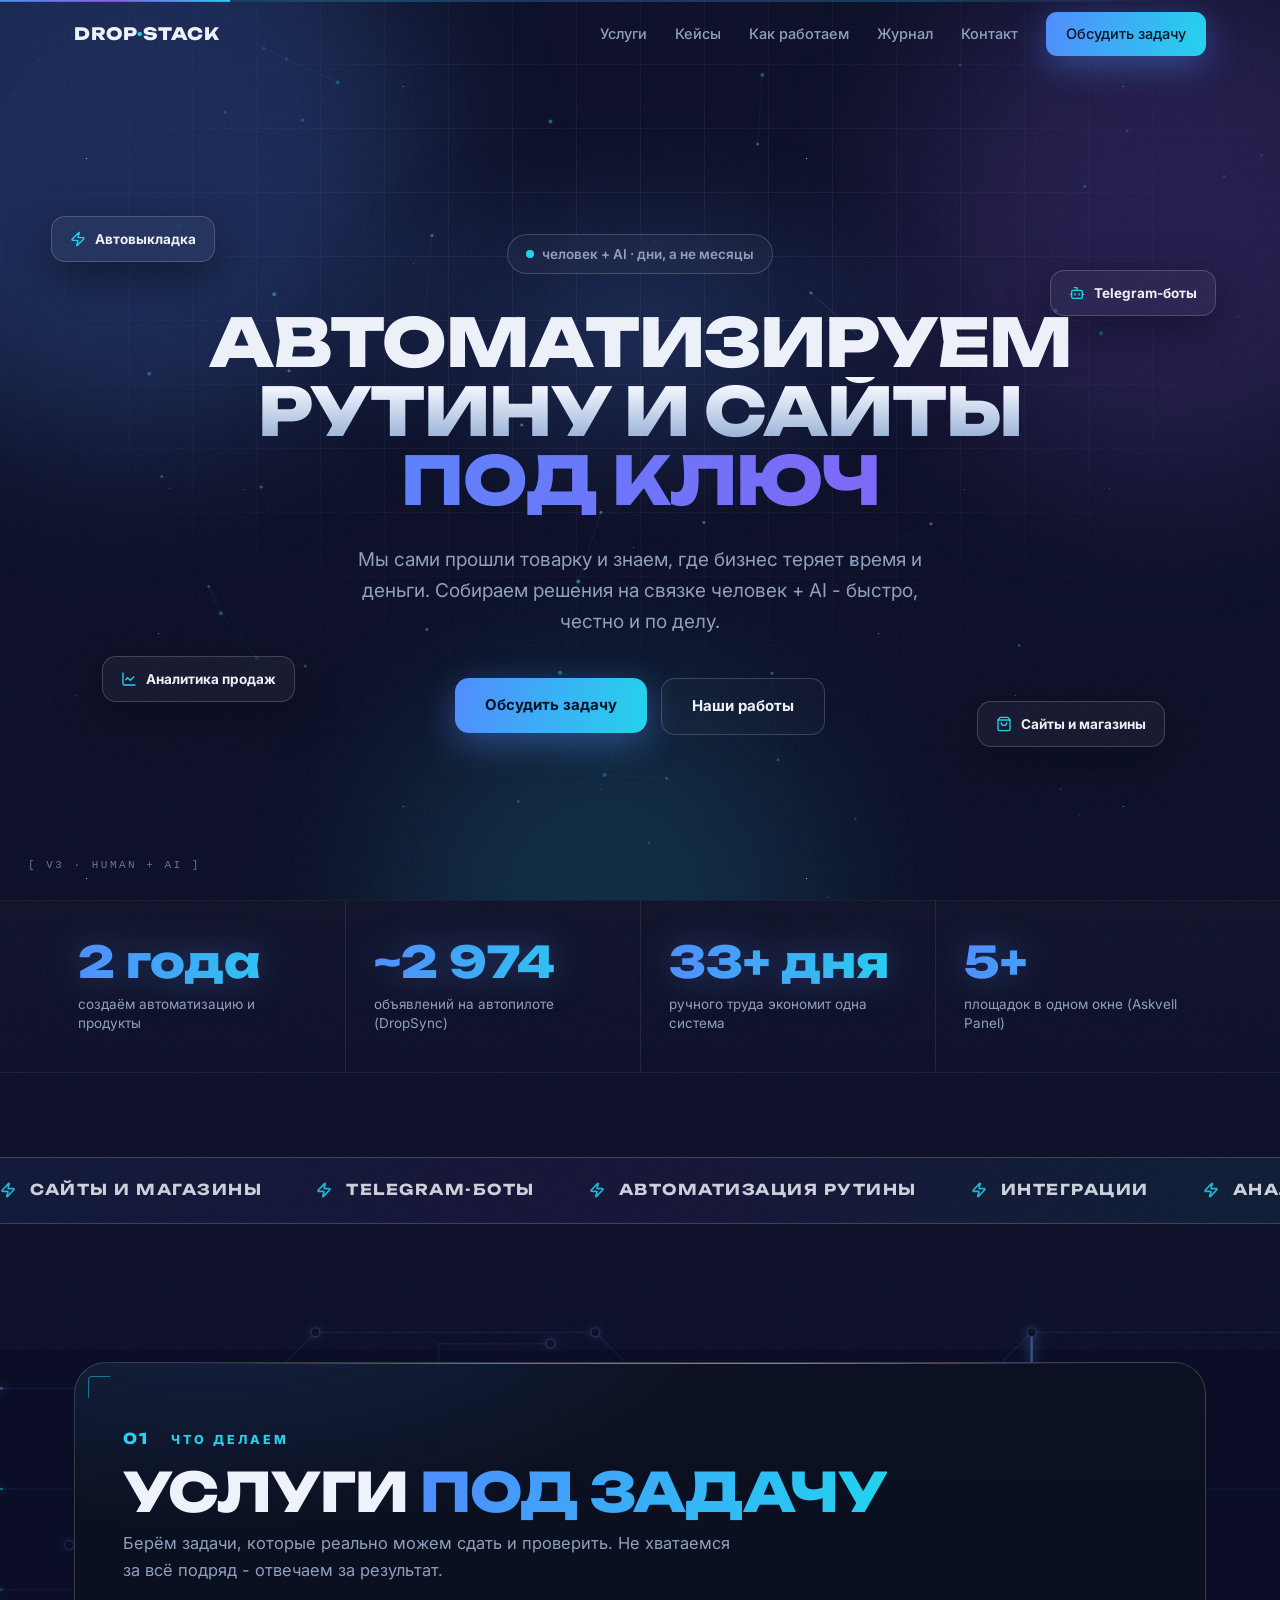
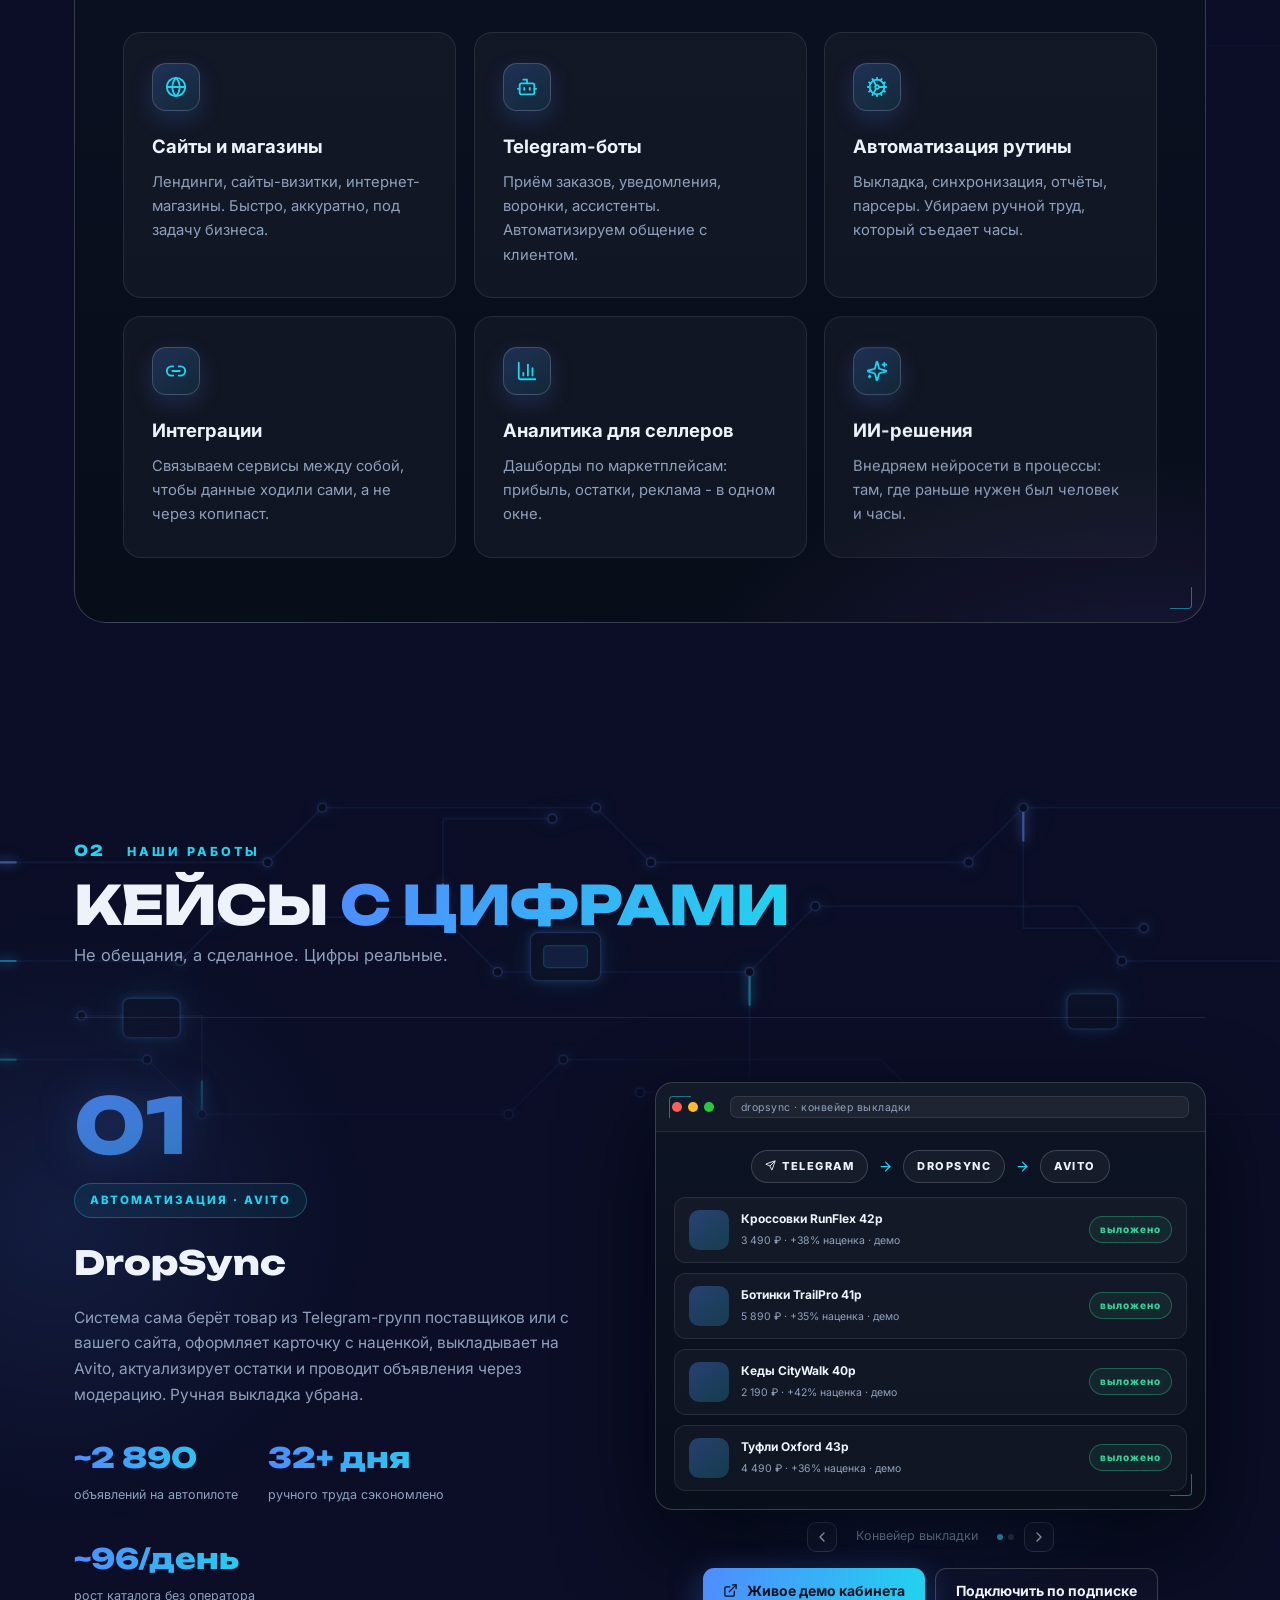
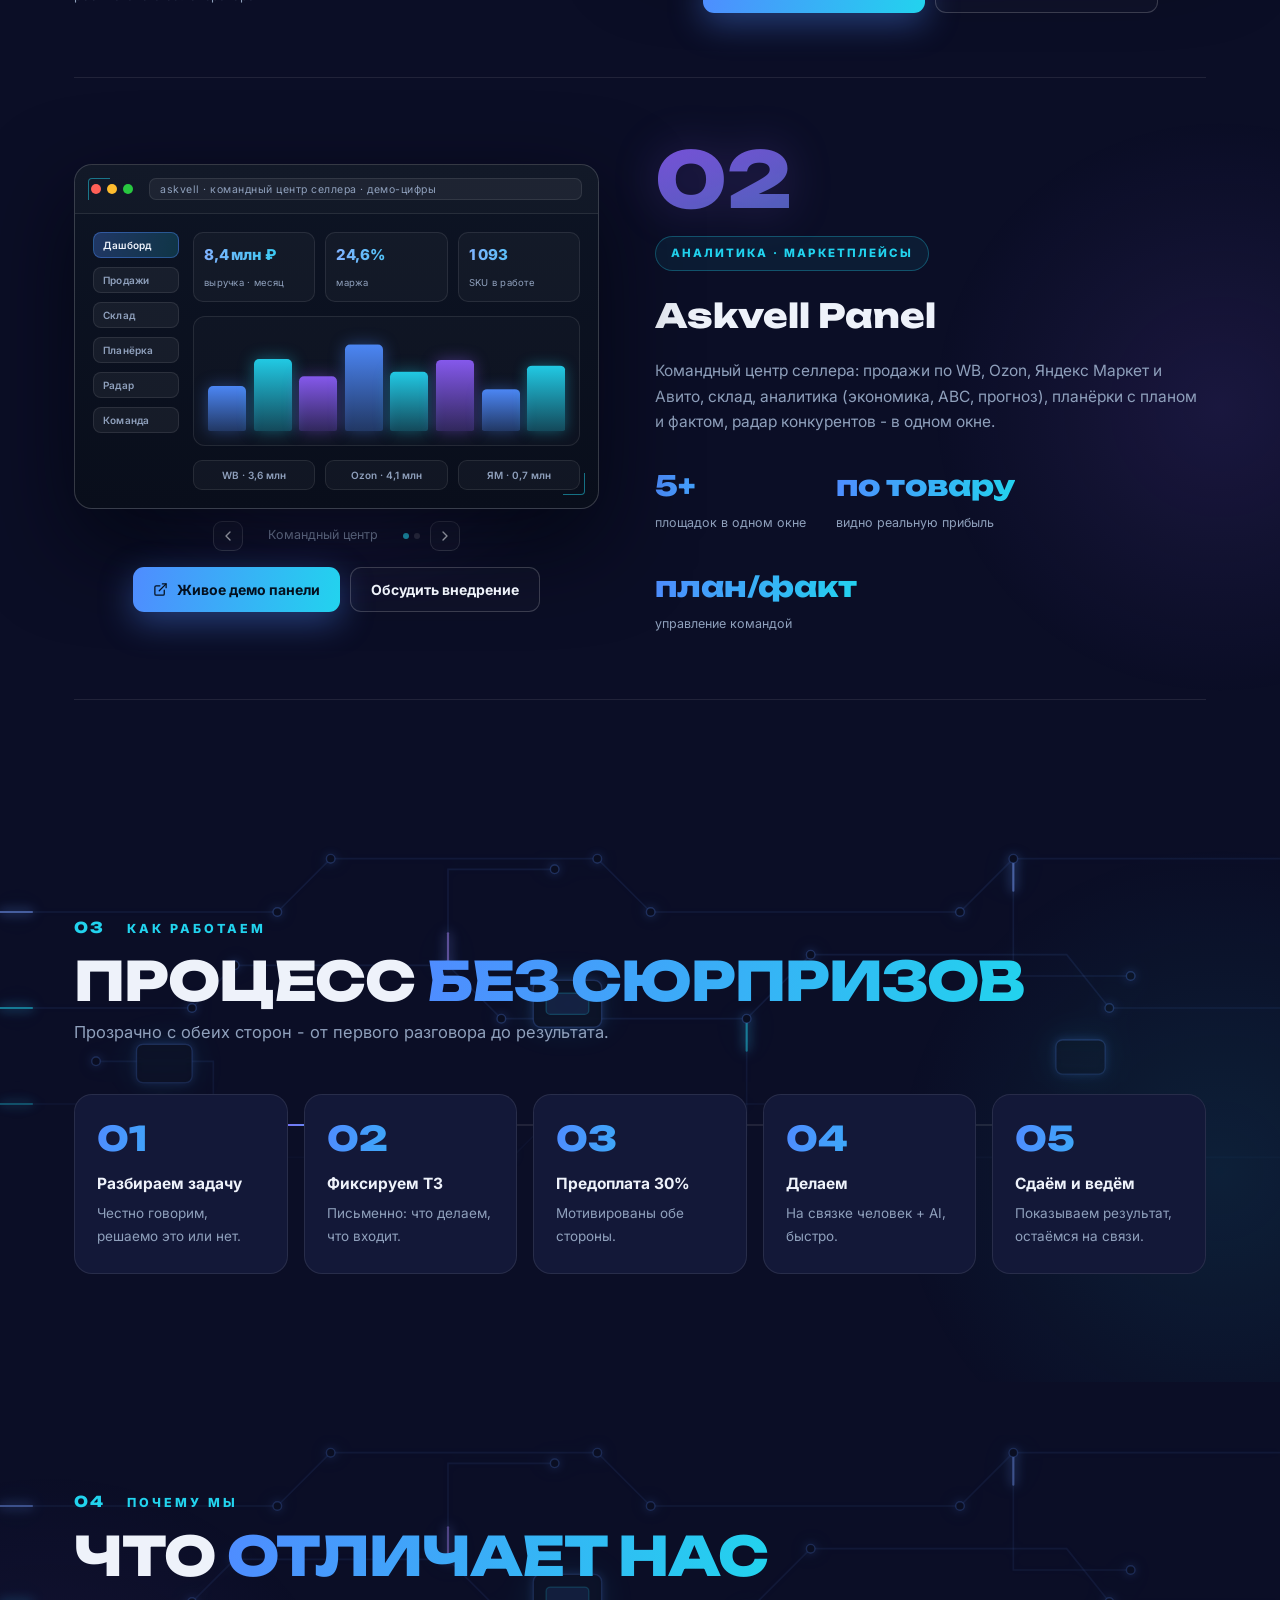
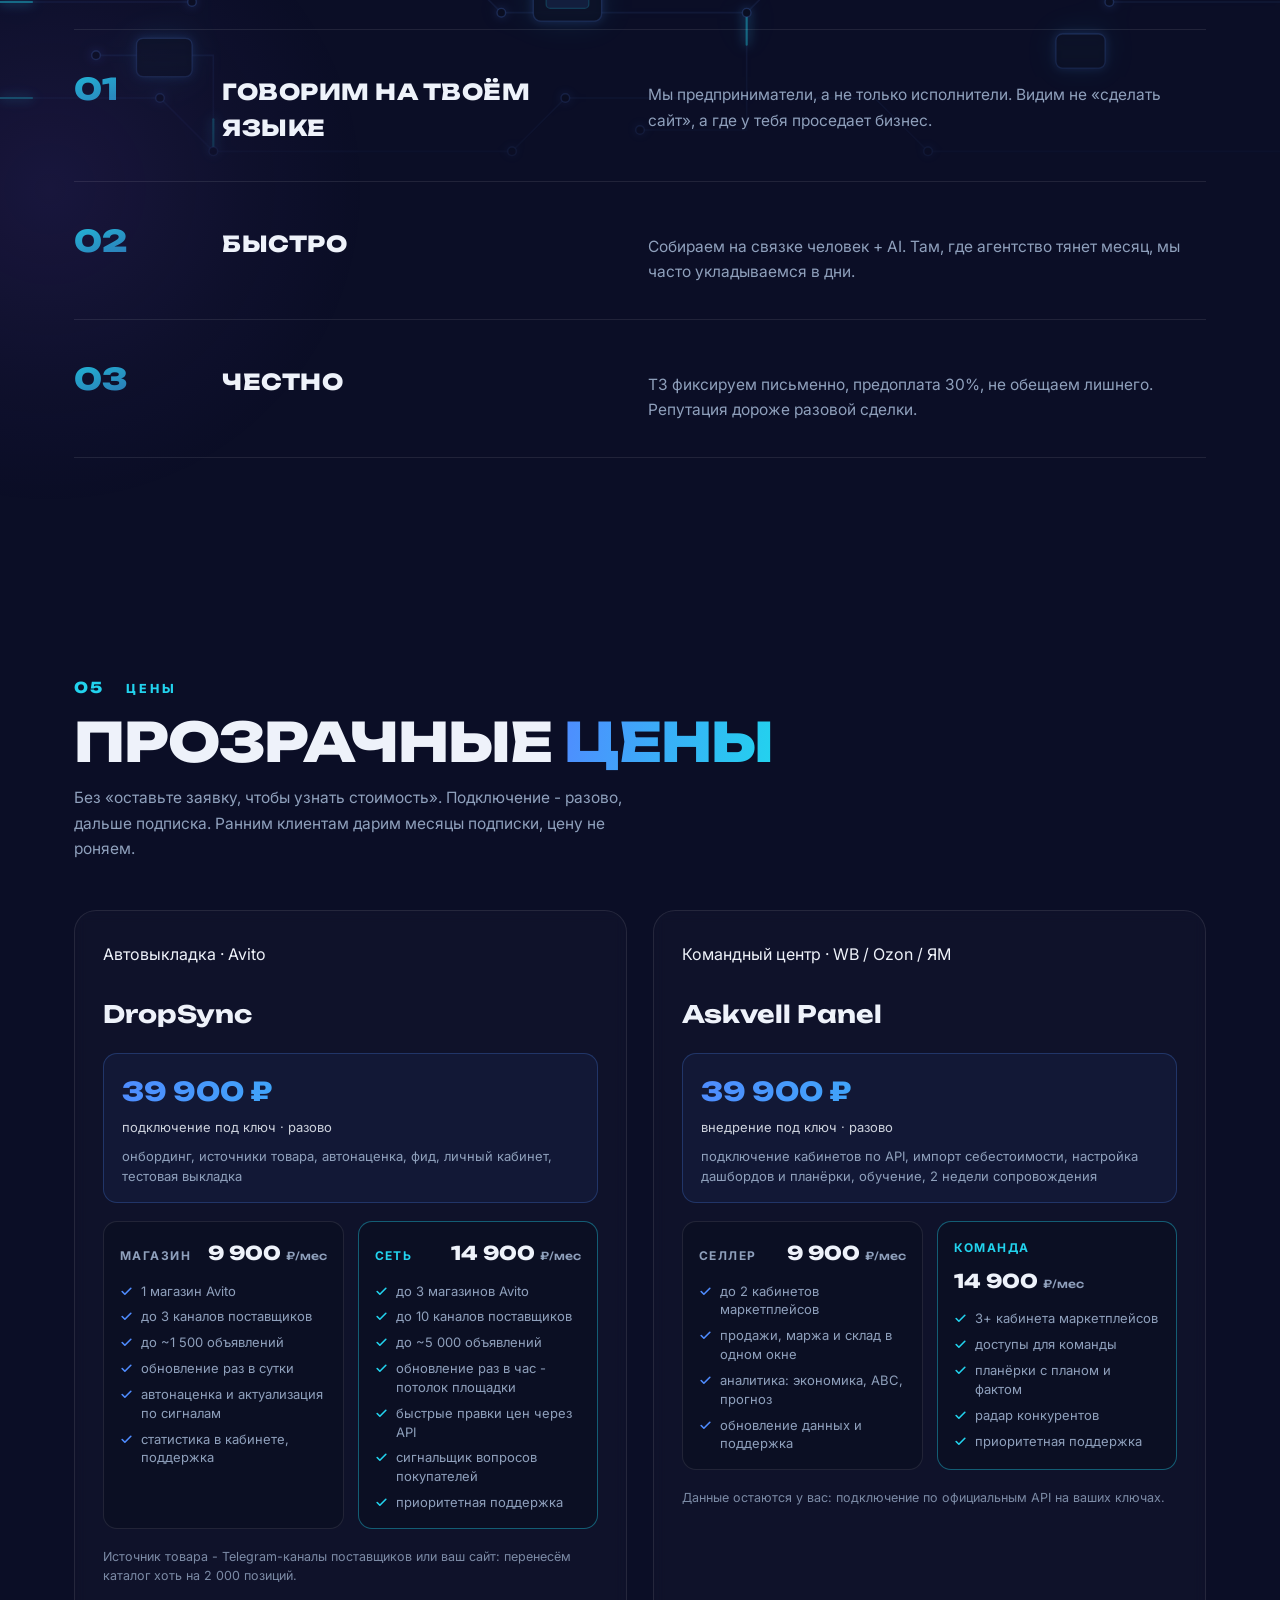
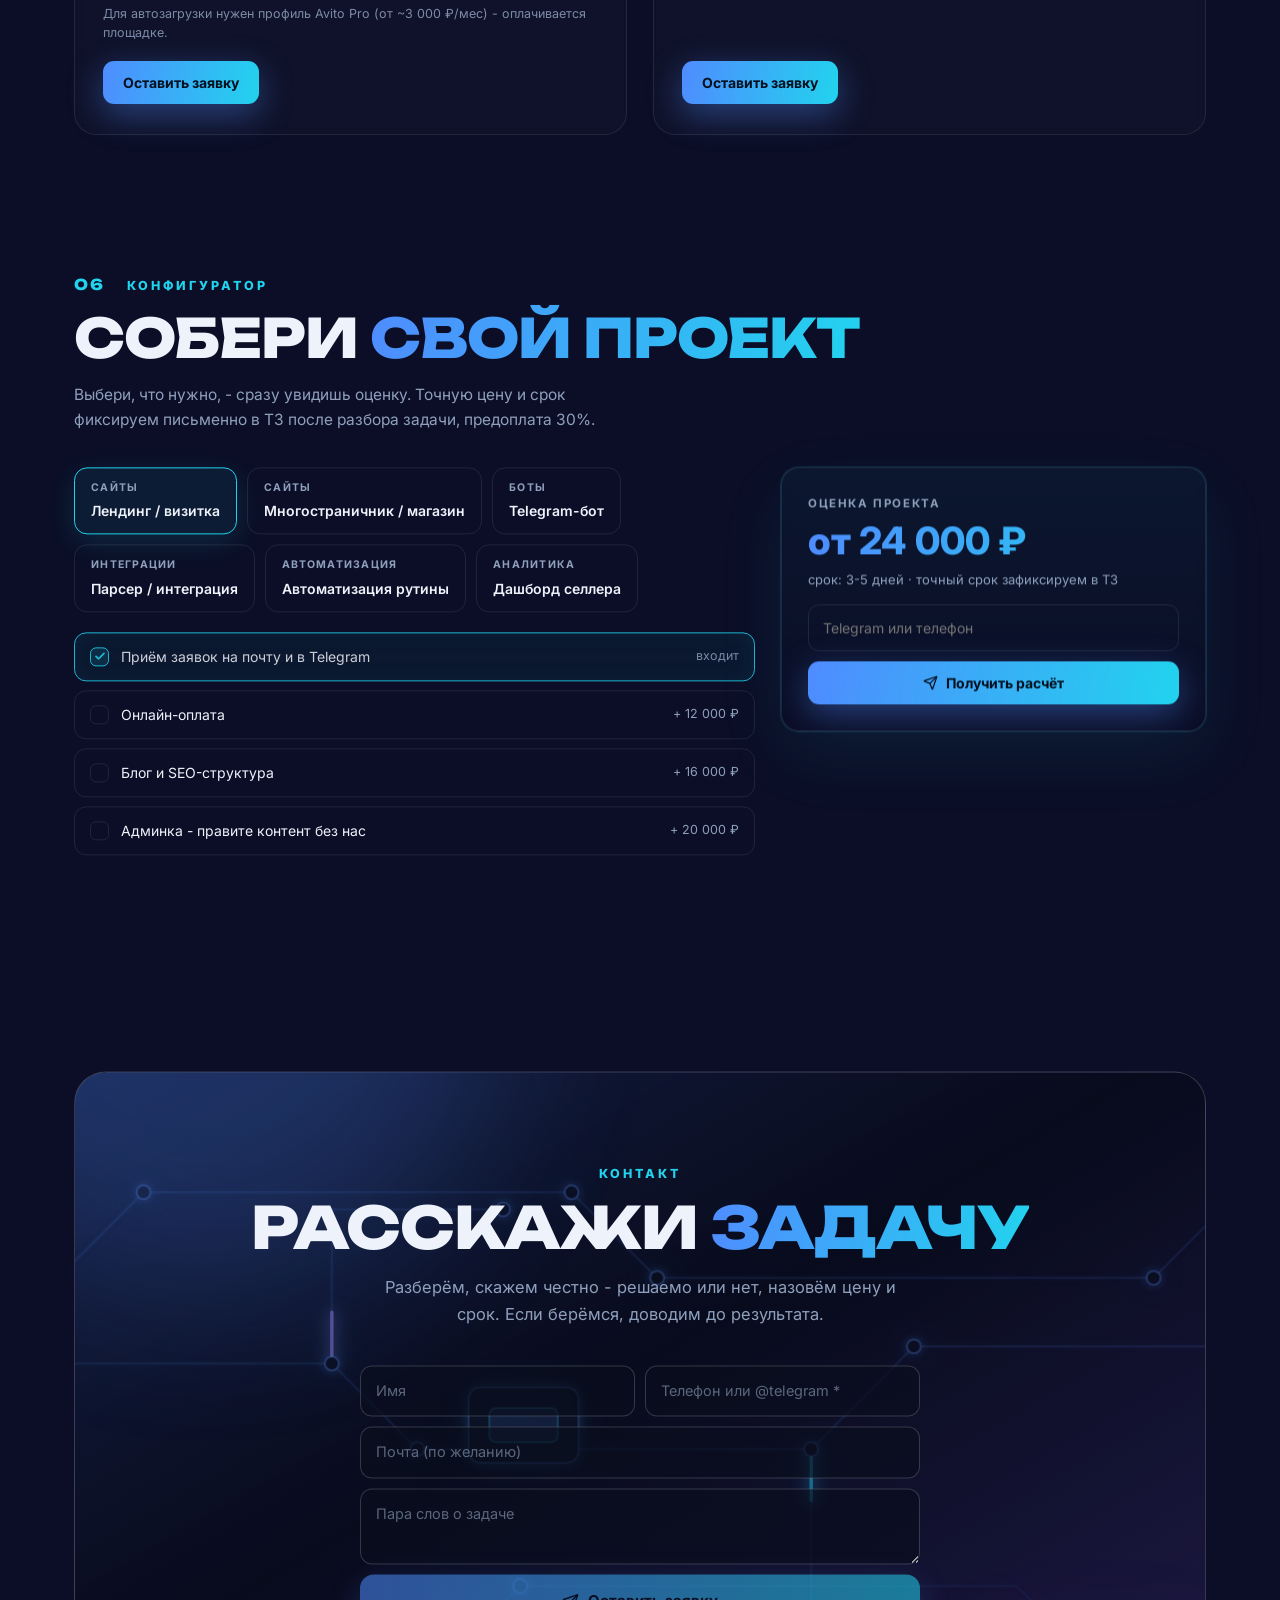
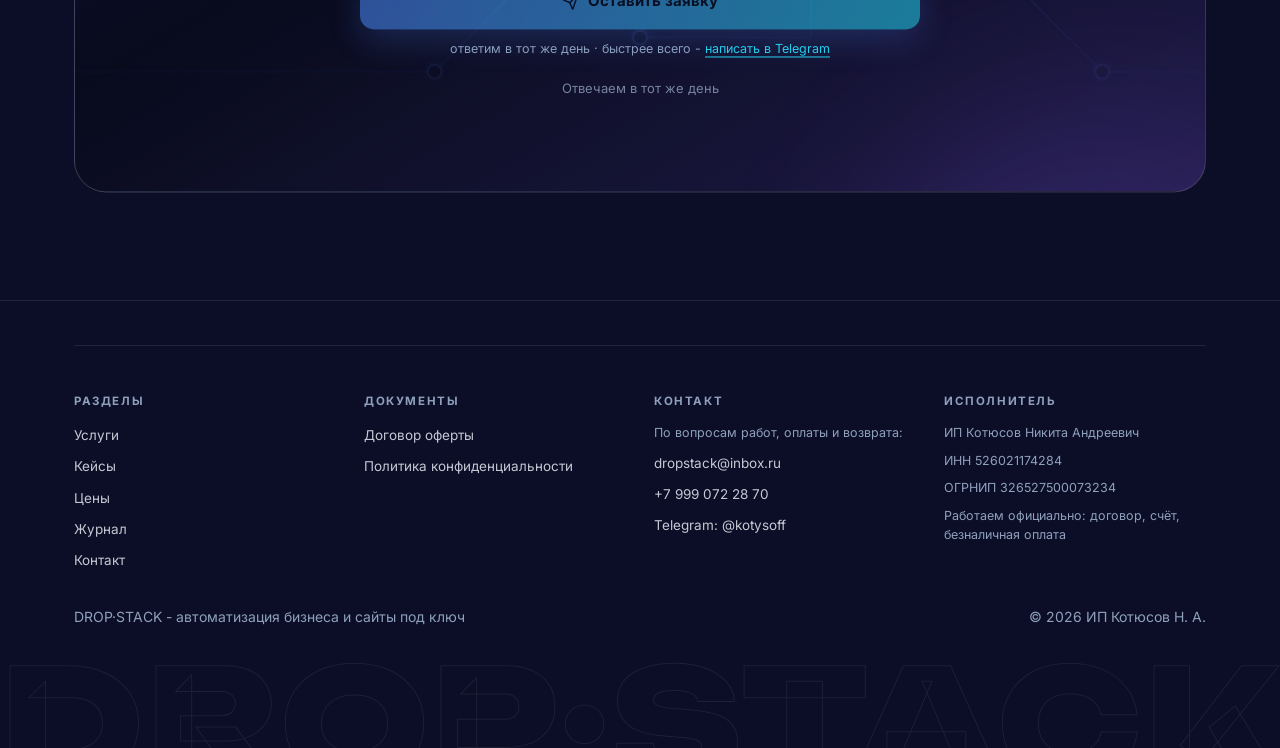
<file: index.html>
<!doctype html>
<html lang="ru">
  <head>
    <meta charset="UTF-8" />
    <meta name="viewport" content="width=device-width, initial-scale=1.0" />
    <title>DROP·STACK - автоматизация бизнеса и сайты под ключ</title>
    <meta name="description" content="Автоматизация рутины, сайты, Telegram-боты и интеграции. Сами из товарки - понимаем боль изнутри. Собираем на связке человек + AI: быстро и по делу." />
    <meta property="og:type" content="website" />
    <meta property="og:title" content="DROP·STACK - автоматизация бизнеса и сайты под ключ" />
    <meta property="og:description" content="Автоматизация рутины, сайты, Telegram-боты и интеграции. Собираем на связке человек + AI: быстро и по делу." />
    <meta property="og:url" content="https://dropstack.ru/" />
    <meta property="og:locale" content="ru_RU" />
    <meta property="og:image" content="https://dropstack.ru/og.png" />
    <meta property="og:image:width" content="1200" />
    <meta property="og:image:height" content="630" />
    <meta name="twitter:card" content="summary_large_image" />
    <meta name="twitter:image" content="https://dropstack.ru/og.png" />
    <meta name="theme-color" content="#0b0e26" />
    <link rel="canonical" href="https://dropstack.ru/" />
    <link rel="icon" type="image/svg+xml" href="/favicon.svg" />
    <link rel="preconnect" href="https://fonts.googleapis.com" />
    <link rel="preconnect" href="https://fonts.gstatic.com" crossorigin />
    <link href="https://fonts.googleapis.com/css2?family=Inter:wght@400;500;700;800&family=Unbounded:wght@700;800&display=swap" rel="stylesheet" />
    <script type="application/ld+json">
    {
      "@context": "https://schema.org",
      "@type": "Organization",
      "name": "DROP·STACK",
      "url": "https://dropstack.ru/",
      "description": "Автоматизация бизнеса, сайты, Telegram-боты и интеграции на связке человек + AI",
      "contactPoint": { "@type": "ContactPoint", "url": "https://t.me/kotysoff", "contactType": "sales" }
    }
    </script>
    <script type="module" crossorigin src="/assets/main-_fjGTtwx.js"></script>
    <link rel="modulepreload" crossorigin href="/assets/sendLead-BG8pg8zK.js">
    <link rel="modulepreload" crossorigin href="/assets/cog-Cwjus1XV.js">
    <link rel="modulepreload" crossorigin href="/assets/chart-column-PA4mQ_-_.js">
    <link rel="stylesheet" crossorigin href="/assets/main-CHdaiOK_.css">
  </head>
  <body>
    <div id="root"></div>
  </body>
</html>
</file>
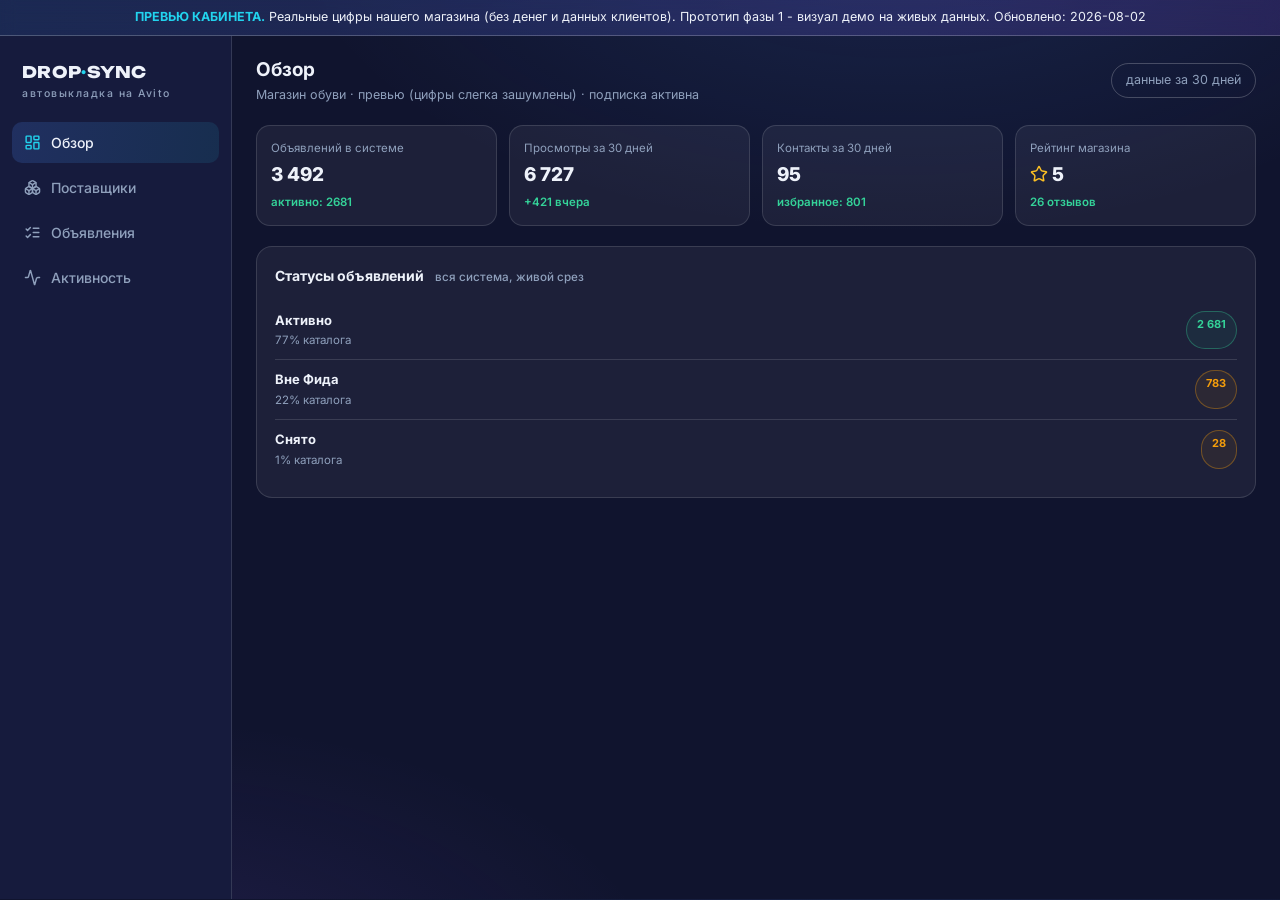
<file: cab-preview-k9x2m7/index.html>
<!doctype html>
<html lang="ru">
  <head>
    <meta charset="UTF-8" />
    <meta name="viewport" content="width=device-width, initial-scale=1.0" />
    <title>Кабинет DropSync - превью</title>
    <meta name="robots" content="noindex, nofollow" />
    <meta name="theme-color" content="#0b0e26" />
    <link rel="icon" type="image/svg+xml" href="../favicon.svg" />
    <link rel="preconnect" href="https://fonts.googleapis.com" />
    <link rel="preconnect" href="https://fonts.gstatic.com" crossorigin />
    <link href="https://fonts.googleapis.com/css2?family=Inter:wght@400;500;600;700;800&family=Unbounded:wght@700;800&display=swap" rel="stylesheet" />
    <script type="module" crossorigin src="./assets/cab-preview-KJOcvFte.js"></script>
    <link rel="stylesheet" crossorigin href="./assets/cab-preview-B54Umua1.css">
  </head>
  <body>
    <div id="root"></div>
  </body>
</html>
</file>
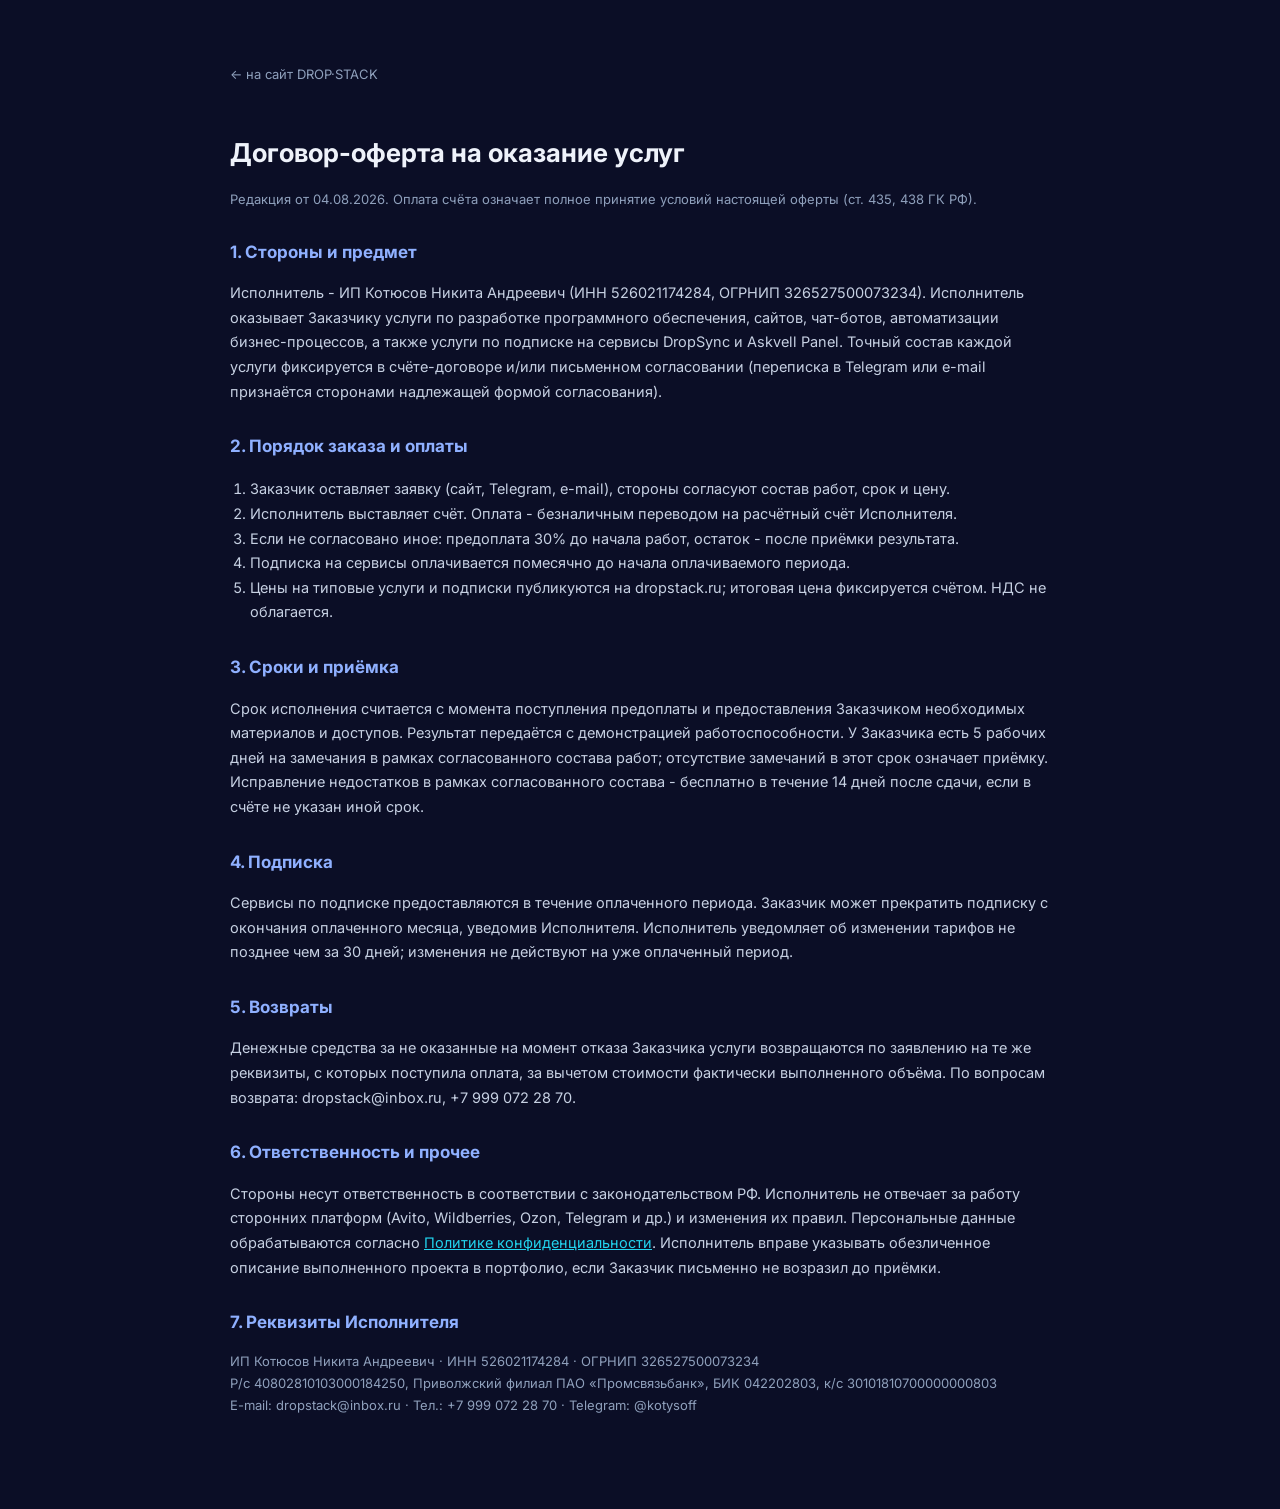
<file: oferta/index.html>
<!doctype html>
<html lang="ru">
<head>
<meta charset="UTF-8" />
<meta name="viewport" content="width=device-width, initial-scale=1.0" />
<title>Договор оферты - DROP·STACK</title>
<meta name="robots" content="noindex" />
<link href="https://fonts.googleapis.com/css2?family=Inter:wght@400;600;700&display=swap" rel="stylesheet" />
<style>
body{font-family:Inter,sans-serif;background:#0b0e26;color:#eef2fa;line-height:1.7;margin:0}
.doc{max-width:820px;margin:0 auto;padding:60px 24px 80px}
h1{font-size:26px;margin-bottom:6px}
h2{font-size:17px;margin:28px 0 8px;color:#8fb0ff}
p,li{font-size:14.5px;color:#c6d0e2}
.muted{color:#8fa0bc;font-size:13px}
a{color:#22d3ee}
ol{padding-left:20px}
.back{display:inline-block;margin-bottom:28px;color:#8fa0bc;text-decoration:none;font-size:13px}
</style>
</head>
<body>
<div class="doc">
<a class="back" href="/">&larr; на сайт DROP·STACK</a>
<h1>Договор-оферта на оказание услуг</h1>
<p class="muted">Редакция от 04.08.2026. Оплата счёта означает полное принятие условий настоящей оферты (ст. 435, 438 ГК РФ).</p>

<h2>1. Стороны и предмет</h2>
<p>Исполнитель - ИП Котюсов Никита Андреевич (ИНН 526021174284, ОГРНИП 326527500073234).
Исполнитель оказывает Заказчику услуги по разработке программного обеспечения, сайтов,
чат-ботов, автоматизации бизнес-процессов, а также услуги по подписке на сервисы
DropSync и Askvell Panel. Точный состав каждой услуги фиксируется в счёте-договоре
и/или письменном согласовании (переписка в Telegram или e-mail признаётся сторонами
надлежащей формой согласования).</p>

<h2>2. Порядок заказа и оплаты</h2>
<ol>
<li>Заказчик оставляет заявку (сайт, Telegram, e-mail), стороны согласуют состав работ, срок и цену.</li>
<li>Исполнитель выставляет счёт. Оплата - безналичным переводом на расчётный счёт Исполнителя.</li>
<li>Если не согласовано иное: предоплата 30% до начала работ, остаток - после приёмки результата.</li>
<li>Подписка на сервисы оплачивается помесячно до начала оплачиваемого периода.</li>
<li>Цены на типовые услуги и подписки публикуются на dropstack.ru; итоговая цена фиксируется счётом. НДС не облагается.</li>
</ol>

<h2>3. Сроки и приёмка</h2>
<p>Срок исполнения считается с момента поступления предоплаты и предоставления Заказчиком
необходимых материалов и доступов. Результат передаётся с демонстрацией работоспособности.
У Заказчика есть 5 рабочих дней на замечания в рамках согласованного состава работ;
отсутствие замечаний в этот срок означает приёмку. Исправление недостатков в рамках
согласованного состава - бесплатно в течение 14 дней после сдачи, если в счёте не
указан иной срок.</p>

<h2>4. Подписка</h2>
<p>Сервисы по подписке предоставляются в течение оплаченного периода. Заказчик может
прекратить подписку с окончания оплаченного месяца, уведомив Исполнителя. Исполнитель
уведомляет об изменении тарифов не позднее чем за 30 дней; изменения не действуют на
уже оплаченный период.</p>

<h2>5. Возвраты</h2>
<p>Денежные средства за не оказанные на момент отказа Заказчика услуги возвращаются по
заявлению на те же реквизиты, с которых поступила оплата, за вычетом стоимости
фактически выполненного объёма. По вопросам возврата: dropstack@inbox.ru,
+7 999 072 28 70.</p>

<h2>6. Ответственность и прочее</h2>
<p>Стороны несут ответственность в соответствии с законодательством РФ. Исполнитель не
отвечает за работу сторонних платформ (Avito, Wildberries, Ozon, Telegram и др.) и
изменения их правил. Персональные данные обрабатываются согласно
<a href="/policy/">Политике конфиденциальности</a>. Исполнитель вправе указывать
обезличенное описание выполненного проекта в портфолио, если Заказчик письменно не
возразил до приёмки.</p>

<h2>7. Реквизиты Исполнителя</h2>
<p class="muted">ИП Котюсов Никита Андреевич · ИНН 526021174284 · ОГРНИП 326527500073234<br />
Р/с 40802810103000184250, Приволжский филиал ПАО «Промсвязьбанк», БИК 042202803,
к/с 30101810700000000803<br />
E-mail: dropstack@inbox.ru · Тел.: +7 999 072 28 70 · Telegram: @kotysoff</p>
</div>
</body>
</html>
</file>
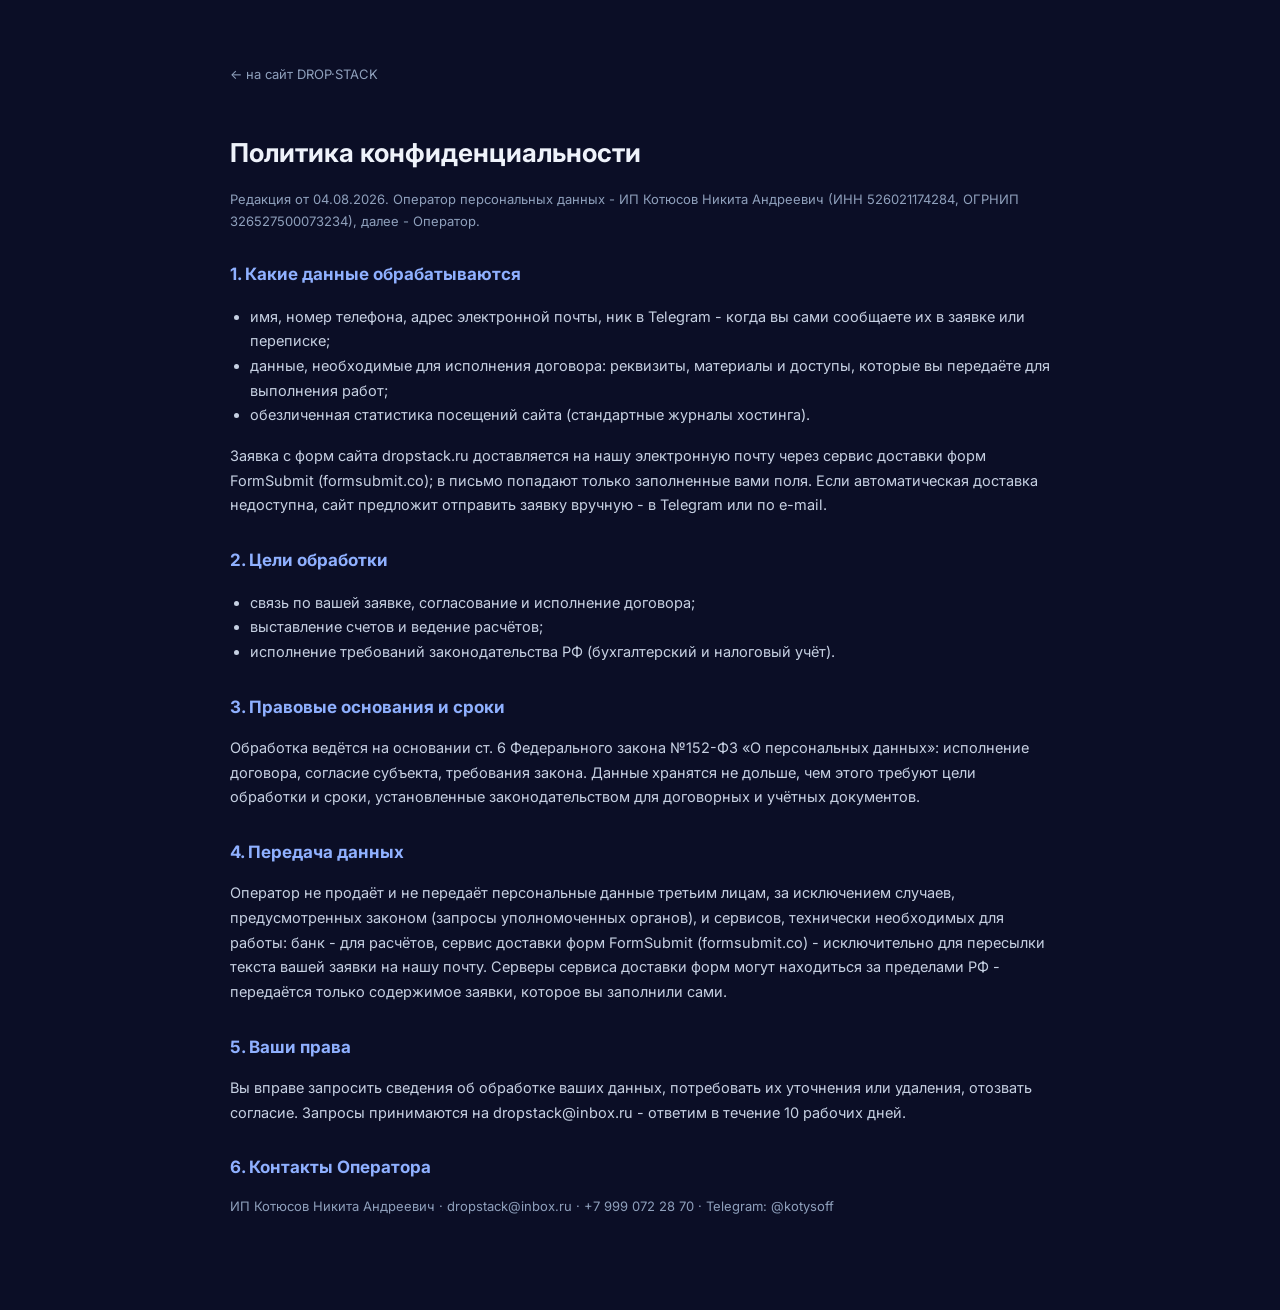
<file: policy/index.html>
<!doctype html>
<html lang="ru">
<head>
<meta charset="UTF-8" />
<meta name="viewport" content="width=device-width, initial-scale=1.0" />
<title>Политика конфиденциальности - DROP·STACK</title>
<meta name="robots" content="noindex" />
<link href="https://fonts.googleapis.com/css2?family=Inter:wght@400;600;700&display=swap" rel="stylesheet" />
<style>
body{font-family:Inter,sans-serif;background:#0b0e26;color:#eef2fa;line-height:1.7;margin:0}
.doc{max-width:820px;margin:0 auto;padding:60px 24px 80px}
h1{font-size:26px;margin-bottom:6px}
h2{font-size:17px;margin:28px 0 8px;color:#8fb0ff}
p,li{font-size:14.5px;color:#c6d0e2}
.muted{color:#8fa0bc;font-size:13px}
a{color:#22d3ee}
ul{padding-left:20px}
.back{display:inline-block;margin-bottom:28px;color:#8fa0bc;text-decoration:none;font-size:13px}
</style>
</head>
<body>
<div class="doc">
<a class="back" href="/">&larr; на сайт DROP·STACK</a>
<h1>Политика конфиденциальности</h1>
<p class="muted">Редакция от 04.08.2026. Оператор персональных данных - ИП Котюсов Никита Андреевич
(ИНН 526021174284, ОГРНИП 326527500073234), далее - Оператор.</p>

<h2>1. Какие данные обрабатываются</h2>
<ul>
<li>имя, номер телефона, адрес электронной почты, ник в Telegram - когда вы сами
сообщаете их в заявке или переписке;</li>
<li>данные, необходимые для исполнения договора: реквизиты, материалы и доступы,
которые вы передаёте для выполнения работ;</li>
<li>обезличенная статистика посещений сайта (стандартные журналы хостинга).</li>
</ul>
<p>Заявка с форм сайта dropstack.ru доставляется на нашу электронную почту через сервис
доставки форм FormSubmit (formsubmit.co); в письмо попадают только заполненные вами поля.
Если автоматическая доставка недоступна, сайт предложит отправить заявку вручную -
в Telegram или по e-mail.</p>

<h2>2. Цели обработки</h2>
<ul>
<li>связь по вашей заявке, согласование и исполнение договора;</li>
<li>выставление счетов и ведение расчётов;</li>
<li>исполнение требований законодательства РФ (бухгалтерский и налоговый учёт).</li>
</ul>

<h2>3. Правовые основания и сроки</h2>
<p>Обработка ведётся на основании ст. 6 Федерального закона №152-ФЗ «О персональных данных»:
исполнение договора, согласие субъекта, требования закона. Данные хранятся не дольше,
чем этого требуют цели обработки и сроки, установленные законодательством для
договорных и учётных документов.</p>

<h2>4. Передача данных</h2>
<p>Оператор не продаёт и не передаёт персональные данные третьим лицам, за исключением
случаев, предусмотренных законом (запросы уполномоченных органов), и сервисов,
технически необходимых для работы: банк - для расчётов, сервис доставки форм
FormSubmit (formsubmit.co) - исключительно для пересылки текста вашей заявки на нашу
почту. Серверы сервиса доставки форм могут находиться за пределами РФ - передаётся
только содержимое заявки, которое вы заполнили сами.</p>

<h2>5. Ваши права</h2>
<p>Вы вправе запросить сведения об обработке ваших данных, потребовать их уточнения или
удаления, отозвать согласие. Запросы принимаются на dropstack@inbox.ru - ответим в
течение 10 рабочих дней.</p>

<h2>6. Контакты Оператора</h2>
<p class="muted">ИП Котюсов Никита Андреевич · dropstack@inbox.ru · +7 999 072 28 70 · Telegram: @kotysoff</p>
</div>
</body>
</html>
</file>
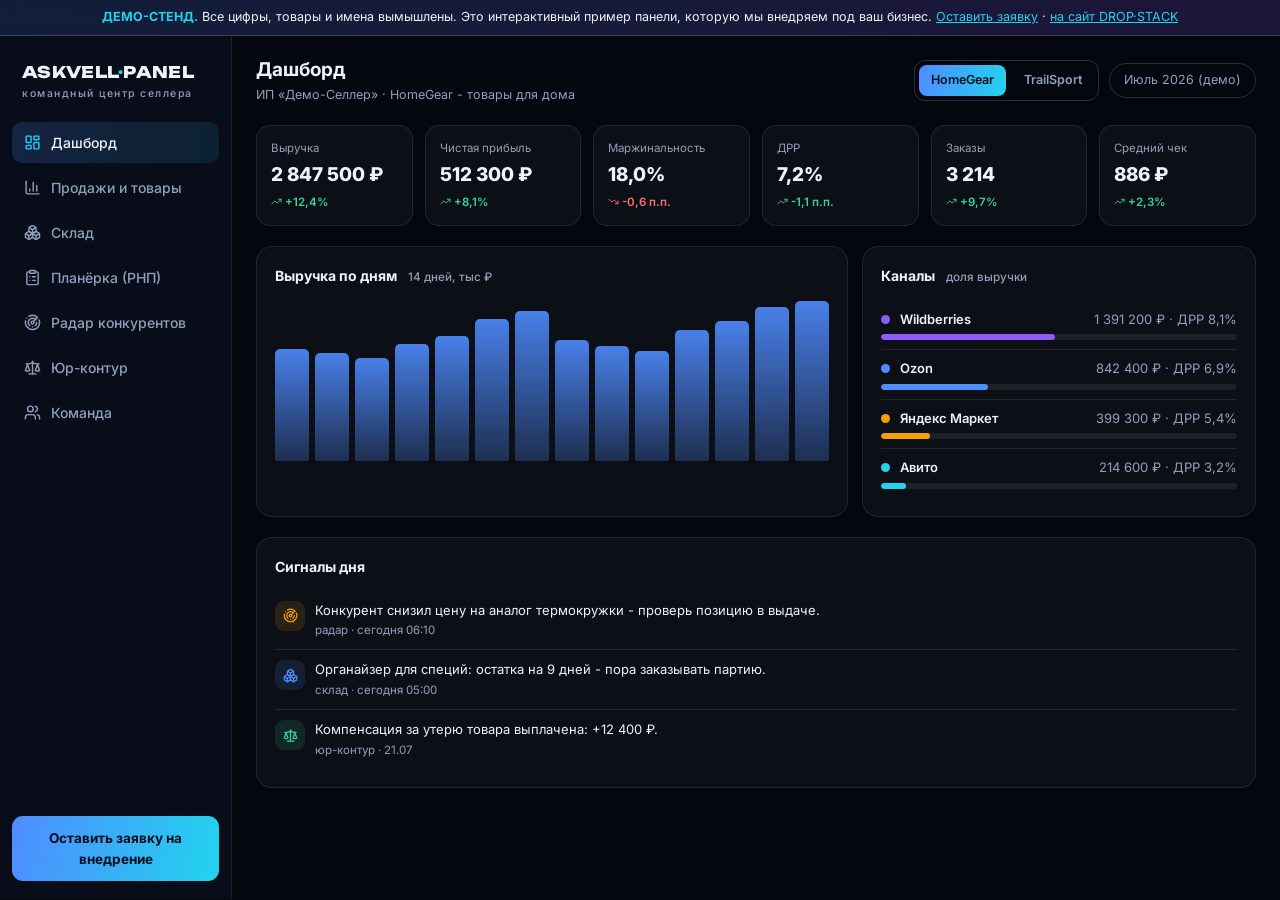
<file: demo/askvell/index.html>
<!doctype html>
<html lang="ru">
  <head>
    <meta charset="UTF-8" />
    <meta name="viewport" content="width=device-width, initial-scale=1.0" />
    <title>Askvell Panel - демо командного центра селлера | DROP·STACK</title>
    <meta name="description" content="Интерактивное демо панели управления бизнесом селлера: продажи по WB/Ozon/ЯМ/Авито, реальная прибыль, склад, планёрки план/факт, радар конкурентов. Все данные вымышлены." />
    <meta name="theme-color" content="#05070f" />
    <link rel="icon" type="image/svg+xml" href="/favicon.svg" />
    <link rel="preconnect" href="https://fonts.googleapis.com" />
    <link rel="preconnect" href="https://fonts.gstatic.com" crossorigin />
    <link href="https://fonts.googleapis.com/css2?family=Inter:wght@400;500;600;700;800&family=Unbounded:wght@700;800&display=swap" rel="stylesheet" />
    <script type="module" crossorigin src="/assets/demo-askvell-BMn3OZYK.js"></script>
    <link rel="modulepreload" crossorigin href="/assets/sendLead-BG8pg8zK.js">
    <link rel="modulepreload" crossorigin href="/assets/LeadModal-z-4iUTef.js">
    <link rel="modulepreload" crossorigin href="/assets/chart-column-PA4mQ_-_.js">
    <link rel="stylesheet" crossorigin href="/assets/LeadModal-BtPAVn0y.css">
  </head>
  <body>
    <div id="root"></div>
  </body>
</html>
</file>
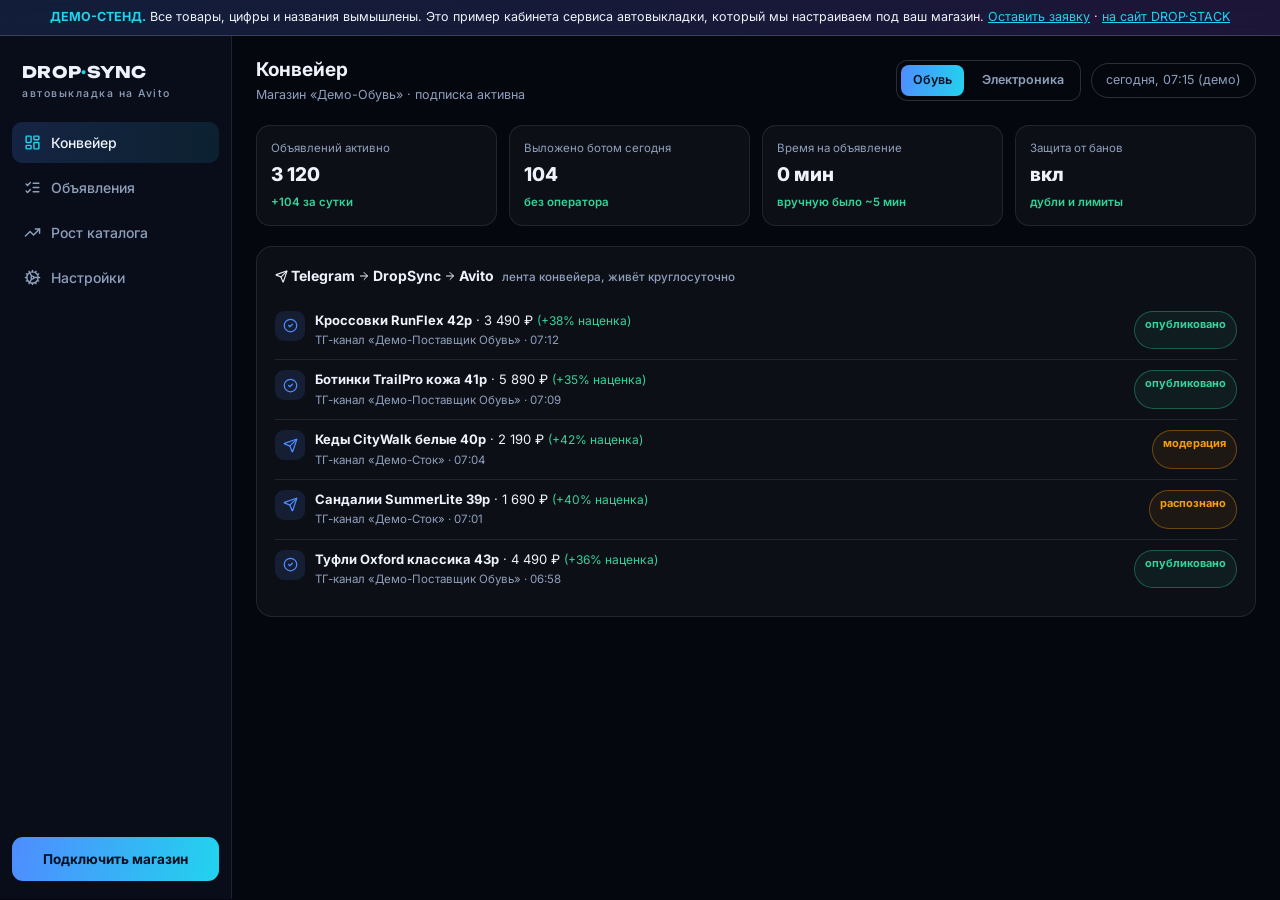
<file: demo/dropsync/index.html>
<!doctype html>
<html lang="ru">
  <head>
    <meta charset="UTF-8" />
    <meta name="viewport" content="width=device-width, initial-scale=1.0" />
    <title>DropSync - демо кабинета автовыкладки на Avito | DROP·STACK</title>
    <meta name="description" content="Интерактивное демо кабинета DropSync: конвейер Telegram -> Avito, автонаценка, синхронизация остатков, рост каталога без оператора. Все данные вымышлены." />
    <meta name="theme-color" content="#05070f" />
    <link rel="icon" type="image/svg+xml" href="/favicon.svg" />
    <link rel="preconnect" href="https://fonts.googleapis.com" />
    <link rel="preconnect" href="https://fonts.gstatic.com" crossorigin />
    <link href="https://fonts.googleapis.com/css2?family=Inter:wght@400;500;600;700;800&family=Unbounded:wght@700;800&display=swap" rel="stylesheet" />
    <script type="module" crossorigin src="/assets/demo-dropsync-2DGsIJBX.js"></script>
    <link rel="modulepreload" crossorigin href="/assets/sendLead-BG8pg8zK.js">
    <link rel="modulepreload" crossorigin href="/assets/LeadModal-z-4iUTef.js">
    <link rel="modulepreload" crossorigin href="/assets/cog-Cwjus1XV.js">
    <link rel="stylesheet" crossorigin href="/assets/LeadModal-BtPAVn0y.css">
  </head>
  <body>
    <div id="root"></div>
  </body>
</html>
</file>
<file: assets/main-CHdaiOK_.css>
:root{--bg: #0b0e26;--bg2: #121740;--panel: rgba(255, 255, 255, .035);--panel-solid: #131838;--line: rgba(255, 255, 255, .09);--line-strong: rgba(255, 255, 255, .18);--text: #eef2fa;--muted: #8fa0bc;--accent: #4f8cff;--accent2: #22d3ee;--accent3: #8b5cf6;--grad: linear-gradient(100deg, #4f8cff, #22d3ee);--grad3: linear-gradient(100deg, #4f8cff 0%, #8b5cf6 50%, #22d3ee 100%);--radius: 18px;--max: 1180px;--nav-h: 68px}*{box-sizing:border-box;margin:0;padding:0}html{scroll-behavior:smooth}html,body{overflow-x:clip}body{font-family:Inter,-apple-system,BlinkMacSystemFont,Segoe UI,Roboto,sans-serif;background:var(--bg);color:var(--text);line-height:1.65;-webkit-font-smoothing:antialiased}a{color:inherit;text-decoration:none}button{font:inherit;border:none;background:none;cursor:pointer;color:inherit}::selection{background:#4f8cff59}.wrap{max-width:var(--max);margin:0 auto;padding:0 24px}.display{font-family:Unbounded,Inter,sans-serif;letter-spacing:-.5px}.grad-text{background:var(--grad);-webkit-background-clip:text;background-clip:text;color:transparent}.noise{position:fixed;inset:-50%;width:200%;height:200%;pointer-events:none;z-index:99;opacity:.05;background-image:url("data:image/svg+xml,%3Csvg xmlns='http://www.w3.org/2000/svg' width='240' height='240'%3E%3Cfilter id='n'%3E%3CfeTurbulence type='fractalNoise' baseFrequency='0.9' numOctaves='2'/%3E%3C/filter%3E%3Crect width='100%25' height='100%25' filter='url(%23n)'/%3E%3C/svg%3E")}.circuit-holder{position:absolute;inset:0;pointer-events:none;overflow:hidden}.circuit{position:absolute;inset:0;width:100%;height:100%;pointer-events:none}.circuit .trace{fill:none;stroke:#6094ff29;stroke-width:1.5}.circuit .cpulse{fill:none;stroke:#22d3eee6;stroke-width:2;stroke-linecap:round;stroke-dasharray:30 1500;stroke-dashoffset:0;filter:drop-shadow(0 0 5px rgba(34,211,238,.9));animation:pulseflow 8s linear infinite}.circuit .cp1{animation-duration:10s;animation-delay:-3s;stroke:#78a0ffe6;filter:drop-shadow(0 0 5px rgba(120,160,255,.9))}.circuit .cp2{animation-duration:12s;animation-delay:-6s}.circuit .cp3{animation-duration:9s;animation-delay:-1.5s;stroke:#a78bfad9;filter:drop-shadow(0 0 5px rgba(167,139,250,.85))}@keyframes pulseflow{to{stroke-dashoffset:-1530}}.circuit .chips rect{fill:#0d1322e6;stroke:#6094ff59;stroke-width:1.2}.circuit .chips .chip-core{fill:#4f8cff33;stroke:#22d3ee66}.circuit .pad{fill:#0a0f1e;stroke:#6094ff66;stroke-width:1.3}.circuit-bg-process{inset:0 0 auto;height:400px;opacity:.6;mask-image:linear-gradient(180deg,transparent 0%,#000 14%,#000 58%,transparent 100%);-webkit-mask-image:linear-gradient(180deg,transparent 0%,#000 14%,#000 58%,transparent 100%)}.circuit-bg-cta{opacity:.55;mask-image:linear-gradient(180deg,#000 55%,transparent 95%);-webkit-mask-image:linear-gradient(180deg,#000 55%,transparent 95%)}.circuit-bg-cases{inset:0 0 auto;height:460px;opacity:.52;mask-image:linear-gradient(180deg,transparent 0%,#000 18%,#000 58%,transparent 100%);-webkit-mask-image:linear-gradient(180deg,transparent 0%,#000 18%,#000 58%,transparent 100%)}.circuit-bg-services{inset:0 0 auto;height:470px;opacity:.5;mask-image:linear-gradient(180deg,transparent 0%,#000 16%,#000 54%,transparent 100%);-webkit-mask-image:linear-gradient(180deg,transparent 0%,#000 16%,#000 54%,transparent 100%)}.cta-form{width:100%;max-width:560px;margin:26px auto 0;display:flex;flex-direction:column;gap:10px;position:relative;text-align:left}.cta-form-row{display:flex;gap:10px}.cta-form-row input{flex:1;min-width:0}.cta-form input,.cta-form textarea{width:100%;background:#0a0f1ea6;border:1px solid var(--line-strong);border-radius:12px;padding:13px 15px;color:var(--text);font:inherit;font-size:14.5px;outline:none;transition:border-color .2s;resize:vertical}.cta-form input::placeholder,.cta-form textarea::placeholder{color:#9fb0c98c}.cta-form input:focus,.cta-form textarea:focus{border-color:#4f8cff8c}.cta-form-send{width:100%;justify-content:center}.cta-form-send:disabled{opacity:.55;cursor:not-allowed}.cta-form-alt{font-size:12.5px;color:var(--muted);text-align:center}.cta-form-alt a{color:var(--accent2);text-decoration:underline;text-underline-offset:3px}.cta-form-done{display:flex;flex-direction:column;gap:10px;align-items:center;text-align:center;color:var(--text);font-size:15px;padding:10px 0 2px}.cta-form-done>svg{color:#34d399}@media(max-width:640px){.cta-form-row{flex-direction:column}}.circuit-bg-why{inset:0 0 auto;height:440px;opacity:.5;mask-image:linear-gradient(180deg,transparent 0%,#000 16%,#000 56%,transparent 100%);-webkit-mask-image:linear-gradient(180deg,transparent 0%,#000 16%,#000 56%,transparent 100%)}.sec-glow{position:absolute;pointer-events:none;opacity:.85}.sec-glow.gl-cases-1{width:640px;height:640px;left:-260px;top:10%;background:radial-gradient(circle,rgba(79,140,255,.14) 0%,rgba(79,140,255,.05) 42%,transparent 68%)}.sec-glow.gl-cases-2{width:600px;height:600px;right:-240px;bottom:6%;background:radial-gradient(circle,rgba(139,92,246,.14) 0%,rgba(139,92,246,.05) 42%,transparent 68%)}.sec-glow.gl-process{width:680px;height:680px;right:-280px;top:4%;background:radial-gradient(circle,rgba(34,211,238,.11) 0%,rgba(34,211,238,.04) 42%,transparent 68%)}.sec-glow.gl-why{width:660px;height:660px;left:-280px;bottom:6%;background:radial-gradient(circle,rgba(139,92,246,.13) 0%,rgba(139,92,246,.04) 42%,transparent 68%)}.stars{position:fixed;inset:0;pointer-events:none;z-index:0;background-repeat:repeat;animation:twinkle 7s ease-in-out infinite}.stars.s1{background-image:radial-gradient(1.5px 1.5px at 12% 22%,rgba(255,255,255,.9),transparent 55%),radial-gradient(1px 1px at 34% 68%,rgba(255,255,255,.7),transparent 55%),radial-gradient(1.5px 1.5px at 56% 12%,rgba(210,228,255,.8),transparent 55%),radial-gradient(1px 1px at 72% 44%,rgba(255,255,255,.65),transparent 55%),radial-gradient(1.2px 1.2px at 88% 76%,rgba(226,238,255,.75),transparent 55%),radial-gradient(1px 1px at 22% 88%,rgba(255,255,255,.6),transparent 55%);background-size:720px 720px}.stars.s2{background-image:radial-gradient(1.4px 1.4px at 18% 52%,rgba(34,211,238,.75),transparent 55%),radial-gradient(1px 1px at 44% 28%,rgba(160,200,255,.7),transparent 55%),radial-gradient(1.2px 1.2px at 64% 84%,rgba(139,92,246,.6),transparent 55%),radial-gradient(1px 1px at 82% 18%,rgba(34,211,238,.65),transparent 55%),radial-gradient(1.1px 1.1px at 8% 74%,rgba(190,214,255,.6),transparent 55%);background-size:940px 940px;animation-delay:-3.5s;animation-duration:9s}@keyframes twinkle{0%,to{opacity:.3}50%{opacity:.85}}.comet{position:absolute;top:16%;left:-8%;width:130px;height:2px;border-radius:2px;background:linear-gradient(90deg,transparent,rgba(170,205,255,.95));filter:drop-shadow(0 0 7px rgba(130,185,255,.9));opacity:0;transform:rotate(16deg);animation:comet 15s linear infinite 5s;pointer-events:none;z-index:1}@keyframes comet{0%{opacity:0;transform:translate(0) rotate(16deg)}0.6%{opacity:1}6.5%{opacity:1}7.5%{opacity:0;transform:translate(64vw,19vw) rotate(16deg)}to{opacity:0;transform:translate(64vw,19vw) rotate(16deg)}}.cursor-dot,.cursor-ring{position:fixed;top:0;left:0;border-radius:50%;pointer-events:none;z-index:200}.cursor-dot{width:8px;height:8px;background:#fff;mix-blend-mode:difference}.cursor-ring{width:38px;height:38px;border:1.5px solid rgba(255,255,255,.65);mix-blend-mode:difference}@media(pointer:coarse){.cursor-dot,.cursor-ring{display:none}}.progress{position:fixed;top:0;left:0;right:0;height:2px;background:var(--grad3);transform-origin:0 50%;z-index:100}.nav-outer{position:fixed;top:0;left:0;right:0;z-index:90;transition:background .35s ease,border-color .35s ease,backdrop-filter .35s ease;border-bottom:1px solid transparent}.nav-outer.scrolled{background:#05070fb8;backdrop-filter:blur(16px);-webkit-backdrop-filter:blur(16px);border-bottom-color:var(--line)}.nav{height:var(--nav-h);display:flex;align-items:center;justify-content:space-between;gap:18px}.logo{font-family:Unbounded,sans-serif;font-weight:800;font-size:17px;white-space:nowrap;letter-spacing:.5px}.logo .dot{color:var(--accent2)}.nav-links{display:flex;gap:28px;align-items:center}.nav-links a{color:var(--muted);font-size:14.5px;font-weight:500;transition:color .25s;position:relative}.nav-links a:after{content:"";position:absolute;left:0;bottom:-6px;width:100%;height:2px;background:var(--grad);border-radius:2px;transform:scaleX(0);transform-origin:0 50%;transition:transform .3s ease}.nav-links a:hover{color:var(--text)}.nav-links a:hover:after{transform:scaleX(1)}.nav-links a.btn-primary{color:#04101f}.nav-links a.btn-primary:after{display:none}.btn{display:inline-flex;align-items:center;gap:9px;padding:15px 30px;border-radius:14px;font-weight:700;font-size:15px;transition:transform .25s ease,box-shadow .25s ease,border-color .25s ease;will-change:transform;position:relative}.btn-primary{background:var(--grad);color:#04101f;box-shadow:0 10px 34px #4f8cff66}.btn-primary:hover{box-shadow:0 16px 50px #22d3ee80}.btn-ghost{border:1px solid var(--line-strong);color:var(--text);background:#ffffff05}.btn-ghost:hover{border-color:var(--accent2)}.btn-sm{padding:10px 20px;font-size:14px;border-radius:11px}.burger{display:none;padding:8px;color:var(--text)}.m-menu{display:none;overflow:hidden;border-bottom:1px solid var(--line);background:#05070ff7}.m-menu-inner{display:flex;flex-direction:column;gap:4px;padding:12px 24px 22px}.m-menu a{padding:12px 4px;font-size:16px;font-weight:600;color:var(--muted);border-bottom:1px solid rgba(255,255,255,.05)}.m-menu a:last-child{border-bottom:none}.hero{position:relative;min-height:100svh;display:flex;flex-direction:column;justify-content:center;padding:calc(var(--nav-h) + 40px) 0 40px;overflow:hidden}.hero-bg{position:absolute;inset:0;pointer-events:none}.grid-pattern{position:absolute;inset:0;background-image:linear-gradient(rgba(255,255,255,.05) 1px,transparent 1px),linear-gradient(90deg,rgba(255,255,255,.05) 1px,transparent 1px);background-size:64px 64px;mask-image:radial-gradient(ellipse 80% 70% at 50% 30%,#000 20%,transparent 75%);-webkit-mask-image:radial-gradient(ellipse 80% 70% at 50% 30%,#000 20%,transparent 75%)}.aurora{position:absolute;border-radius:50%;filter:blur(80px);opacity:.6;will-change:transform;animation:drift 24s ease-in-out infinite alternate}.aurora-1{width:580px;height:580px;left:-160px;top:-140px;background:#4f8cff61}.aurora-2{width:520px;height:520px;right:-150px;top:-40px;background:#8b5cf64d;animation-delay:-9s;animation-duration:28s}.aurora-3{width:440px;height:440px;left:30%;bottom:-220px;background:#22d3ee3d;animation-delay:-16s;animation-duration:32s}.hero-beam{position:absolute;left:50%;top:8%;width:900px;height:520px;transform:translate(-50%);background:radial-gradient(ellipse 50% 50% at 50% 50%,rgba(79,140,255,.22),transparent 70%);filter:blur(30px)}@keyframes drift{0%{transform:translateZ(0) scale(1)}50%{transform:translate3d(70px,50px,0) scale(1.1)}to{transform:translate3d(-50px,80px,0) scale(.94)}}.neural{position:absolute;inset:0;width:100%;height:100%;opacity:.6;mask-image:radial-gradient(ellipse 85% 80% at 50% 45%,#000 30%,transparent 80%);-webkit-mask-image:radial-gradient(ellipse 85% 80% at 50% 45%,#000 30%,transparent 80%)}.scanline{position:absolute;left:0;right:0;top:0;height:2px;background:linear-gradient(90deg,transparent 8%,rgba(34,211,238,.45),rgba(79,140,255,.55),rgba(34,211,238,.45),transparent 92%);opacity:.5;animation:scan 9s linear infinite;pointer-events:none;z-index:2}@keyframes scan{0%{transform:translateY(-4px)}to{transform:translateY(105svh)}}.hero-tag{position:absolute;left:28px;bottom:26px;font-family:ui-monospace,SF Mono,Cascadia Mono,Menlo,monospace;font-size:11px;letter-spacing:2.5px;text-transform:uppercase;color:#8fa0bcb3;z-index:2}@media(max-width:760px){.hero-tag{display:none}}.hud-c{position:absolute;width:22px;height:22px;border:1.5px solid rgba(34,211,238,.5);pointer-events:none;z-index:3}.hud-c.tl{top:13px;left:13px;border-right:0;border-bottom:0;border-radius:4px 0 0}.hud-c.br{bottom:13px;right:13px;border-left:0;border-top:0;border-radius:0 0 4px}.glitch{position:relative}.glitch .gl{position:absolute;inset:0;opacity:0;pointer-events:none}.glitch .gl.a{animation:glitchA 7s infinite 3s}.glitch .gl.b{animation:glitchB 7s infinite 3s}@keyframes glitchA{0%,92%,97%,to{opacity:0;transform:none;clip-path:inset(0 0 0 0)}93%{opacity:.9;transform:translate(-7px,2px);clip-path:inset(8% 0 58% 0)}95%{opacity:.9;transform:translate(5px,-2px);clip-path:inset(62% 0 6% 0)}}@keyframes glitchB{0%,92.5%,96.5%,to{opacity:0;transform:none;clip-path:inset(0 0 0 0);filter:none}93.5%{opacity:.8;transform:translate(6px,1px);clip-path:inset(38% 0 34% 0);filter:hue-rotate(45deg)}95.5%{opacity:.8;transform:translate(-4px,-1px);clip-path:inset(74% 0 2% 0);filter:hue-rotate(-30deg)}}.hero-inner{position:relative;text-align:center}.hero-badge{display:inline-flex;align-items:center;gap:8px;padding:8px 18px;border-radius:999px;border:1px solid var(--line-strong);background:#ffffff08;color:var(--muted);font-size:13.5px;font-weight:600;margin-bottom:34px;backdrop-filter:blur(6px);-webkit-backdrop-filter:blur(6px)}.hero-badge .pulse-dot{width:8px;height:8px;border-radius:50%;background:var(--accent2);box-shadow:0 0 #22d3ee99;animation:pulse 2.2s infinite}@keyframes pulse{0%{box-shadow:0 0 #22d3ee8c}70%{box-shadow:0 0 0 9px #22d3ee00}to{box-shadow:0 0 #22d3ee00}}.hero h1{font-weight:800;text-transform:uppercase;line-height:1.04;letter-spacing:-1px;font-size:clamp(30px,5.2vw,74px)}.h1-line{display:block;white-space:nowrap}.h1-outline{background:linear-gradient(180deg,#f4f7ff 15%,#93aed6 95%);-webkit-background-clip:text;background-clip:text;color:transparent}.h1-grad{background:var(--grad3);background-size:200% auto;-webkit-background-clip:text;background-clip:text;color:transparent;animation:shimmer 7s ease-in-out infinite}@keyframes shimmer{0%,to{background-position:0% 50%}50%{background-position:100% 50%}}.hero-sub{color:var(--muted);font-size:clamp(16px,2vw,19px);max-width:600px;margin:28px auto 0}.hero-btns{margin-top:40px;display:flex;gap:14px;justify-content:center;flex-wrap:wrap}.chip{position:absolute;display:flex;align-items:center;gap:9px;padding:11px 18px;border-radius:14px;border:1px solid var(--line-strong);background:#ffffff0b;backdrop-filter:blur(10px);-webkit-backdrop-filter:blur(10px);font-size:13.5px;font-weight:700;color:var(--text);box-shadow:0 14px 40px #03061080;will-change:transform;white-space:nowrap}.chip svg{color:var(--accent2)}.chip-float{animation:float 7s ease-in-out infinite}.chip-float.f2{animation-delay:-2.4s;animation-duration:8s}.chip-float.f3{animation-delay:-4.2s;animation-duration:9s}.chip-float.f4{animation-delay:-1.2s;animation-duration:7.5s}@keyframes float{0%,to{transform:translateY(0)}50%{transform:translateY(-14px)}}.chip-1{left:4%;top:24%}.chip-2{right:5%;top:30%}.chip-3{left:8%;bottom:22%}.chip-4{right:9%;bottom:17%}.stats-band{border-top:1px solid rgba(255,255,255,.05);border-bottom:1px solid rgba(255,255,255,.05);background:linear-gradient(180deg,rgba(255,255,255,.015),transparent)}.stats-band-inner{display:grid;grid-template-columns:repeat(4,1fr)}.stat{padding:38px 28px;border-left:1px solid var(--line);text-align:left}.stat:first-child{border-left:none}.stat .n{font-family:Unbounded,sans-serif;font-size:clamp(30px,3.4vw,46px);font-weight:800;background:var(--grad);-webkit-background-clip:text;background-clip:text;color:transparent;white-space:nowrap;line-height:1.1;filter:drop-shadow(0 0 18px rgba(79,140,255,.35))}.stat .l{font-size:13.5px;color:var(--muted);margin-top:8px;line-height:1.45}.marquee-wrap{overflow:clip;padding:30px 0;margin:54px 0 0;position:relative}.marquee-tilt{transform:none}.marquee{border-top:1px solid var(--line-strong);border-bottom:1px solid var(--line-strong);padding:20px 0;overflow:hidden;background:linear-gradient(90deg,#4f8cff14,#8b5cf614,#22d3ee14);position:relative}.marquee-track{display:flex;gap:54px;width:max-content;animation:marquee 28s linear infinite}@keyframes marquee{0%{transform:translate(0)}to{transform:translate(-50%)}}.marquee-item{display:flex;align-items:center;gap:14px;color:var(--text);font-family:Unbounded,sans-serif;font-weight:700;font-size:15px;letter-spacing:1.5px;text-transform:uppercase;white-space:nowrap;opacity:.85}.marquee-item svg{color:var(--accent2)}section{padding:108px 0;position:relative;overflow:clip}.sec-head{display:flex;align-items:baseline;gap:22px;margin-bottom:12px}.sec-num{font-family:Unbounded,sans-serif;font-size:15px;font-weight:800;color:var(--accent2);letter-spacing:2px}.eyebrow{color:var(--accent2);font-weight:800;font-size:12.5px;letter-spacing:3px;text-transform:uppercase}h2.sec-title{font-size:clamp(30px,4.4vw,54px);font-weight:800;margin:10px 0 8px;letter-spacing:-1px;text-transform:uppercase;line-height:1.08}.sec-title .accent{background:var(--grad);-webkit-background-clip:text;background-clip:text;color:transparent}.lead{color:var(--muted);max-width:620px;margin-bottom:48px;font-size:16.5px}.grid{display:grid;gap:18px}.g3{grid-template-columns:repeat(3,1fr)}.panel-section{position:relative;border-radius:32px;border:1px solid var(--line-strong);background:radial-gradient(900px 420px at 12% -10%,rgba(79,140,255,.16),transparent 60%),radial-gradient(800px 420px at 95% 110%,rgba(139,92,246,.14),transparent 60%),linear-gradient(180deg,#0b1122,#080d1a);padding:64px 48px;overflow:hidden}.panel-section:before{content:"";position:absolute;top:0;left:10%;right:10%;height:1px;background:linear-gradient(90deg,transparent,rgba(79,140,255,.8),rgba(34,211,238,.8),transparent)}.card{position:relative;background:#ffffff09;border:1px solid var(--line);border-radius:var(--radius);padding:30px 28px;transition:transform .3s ease,border-color .3s ease,box-shadow .3s ease,background .3s ease;will-change:transform;overflow:hidden}.card:before{content:"";position:absolute;inset:0;background:radial-gradient(420px 200px at 50% -60px,rgba(79,140,255,.18),transparent 70%);opacity:0;transition:opacity .35s ease;pointer-events:none}.card:hover{transform:translateY(-7px);border-color:#4f8cff80;box-shadow:0 22px 54px #03071299;background:#ffffff0d}.card:hover:before{opacity:1}.card h3{font-size:18.5px;font-weight:700;margin-bottom:8px}.card p{color:var(--muted);font-size:14.8px}.card .ic{width:48px;height:48px;border-radius:14px;display:flex;align-items:center;justify-content:center;margin-bottom:20px;border:1px solid var(--line-strong);background:linear-gradient(145deg,#4f8cff38,#22d3ee1a);color:var(--accent2);box-shadow:0 8px 22px #4f8cff2e}.card .go{position:absolute;top:26px;right:24px;color:var(--accent2);opacity:0;transform:translate(-6px,6px);transition:opacity .3s ease,transform .3s ease}.card:hover .go{opacity:1;transform:translate(0)}.case-row{display:grid;grid-template-columns:1fr 1.05fr;gap:56px;align-items:center;padding:64px 0;border-top:1px solid var(--line)}.case-row:last-child{border-bottom:1px solid var(--line)}.case-row.rev .case-text{order:2}.case-row.rev .case-visual{order:1}.case-num{font-family:Unbounded,sans-serif;font-size:clamp(52px,6vw,86px);font-weight:800;line-height:1;background:linear-gradient(160deg,#4f8cffd9,#22d3ee80);-webkit-background-clip:text;background-clip:text;color:transparent;filter:drop-shadow(0 0 22px rgba(79,140,255,.3));margin-bottom:18px}.case-row.rev .case-num{background:linear-gradient(160deg,#8b5cf6d9,#22d3ee80);-webkit-background-clip:text;background-clip:text;filter:drop-shadow(0 0 22px rgba(139,92,246,.3))}.case-text .tag{display:inline-block;font-size:11.5px;font-weight:800;color:var(--accent2);letter-spacing:2px;text-transform:uppercase;padding:7px 15px;border:1px solid rgba(34,211,238,.3);border-radius:999px;background:#22d3ee12;margin-bottom:18px}.case-text h3{font-family:Unbounded,sans-serif;font-size:clamp(24px,2.6vw,34px);font-weight:800;margin-bottom:14px}.case-text>p{color:var(--muted);font-size:15.5px;margin-bottom:28px}.metrics{display:flex;gap:30px;flex-wrap:wrap}.metric .n{font-family:Unbounded,sans-serif;font-size:clamp(20px,2.2vw,28px);font-weight:800;white-space:nowrap}.metric .l{font-size:12.5px;color:var(--muted);margin-top:4px}.case-visual{position:relative}.case-glow{position:absolute;inset:-12%;background:radial-gradient(ellipse 60% 55% at 50% 50%,rgba(79,140,255,.22),transparent 70%);filter:blur(30px);pointer-events:none}.case-row.rev .case-glow{background:radial-gradient(ellipse 60% 55% at 50% 50%,rgba(139,92,246,.22),transparent 70%)}.mock{position:relative;border-radius:18px;border:1px solid var(--line-strong);background:linear-gradient(180deg,#0d1424,#090e1b);box-shadow:0 34px 90px #02050ebf;overflow:hidden}.mock-bar{display:flex;align-items:center;gap:8px;padding:13px 16px;border-bottom:1px solid var(--line);background:#ffffff05}.mock-bar .dots{display:flex;gap:6px}.mock-bar .dots span{width:10px;height:10px;border-radius:50%;background:#ffffff24}.mock-bar .dots span:nth-child(1){background:#ff5f57}.mock-bar .dots span:nth-child(2){background:#febc2e}.mock-bar .dots span:nth-child(3){background:#28c840}.mock-bar .addr{flex:1;margin-left:8px;height:22px;border-radius:7px;background:#ffffff0d;border:1px solid var(--line);display:flex;align-items:center;padding:0 10px;font-size:10.5px;color:var(--muted);letter-spacing:.5px}.mock-body{padding:18px}.feed{display:flex;flex-direction:column;gap:10px;overflow:hidden;max-height:320px}.feed-item{display:flex;align-items:center;gap:12px;padding:12px 14px;border-radius:12px;border:1px solid var(--line);background:#ffffff08}.feed-item .thumb{width:40px;height:40px;border-radius:10px;flex-shrink:0;background:linear-gradient(145deg,#4f8cff59,#22d3ee33)}.feed-item .lines{flex:1;display:flex;flex-direction:column;gap:7px}.feed-item .l1{height:8px;border-radius:4px;background:#ffffff29;width:62%}.feed-item .l2{height:7px;border-radius:4px;background:#ffffff14;width:40%}.feed-item .ok{font-size:10px;font-weight:800;letter-spacing:1px;color:#34d399;border:1px solid rgba(52,211,153,.35);background:#34d39914;border-radius:999px;padding:4px 10px;white-space:nowrap}.feed-flow{display:flex;align-items:center;justify-content:center;gap:10px;margin-bottom:14px;font-size:11px;font-weight:800;letter-spacing:1.5px;text-transform:uppercase;color:var(--muted)}.feed-flow .node{padding:6px 13px;border-radius:999px;border:1px solid var(--line-strong);background:#ffffff0a;color:var(--text)}.feed-flow .arrow{color:var(--accent2);display:flex}.dash{display:grid;grid-template-columns:86px 1fr;gap:14px}.dash-side{display:flex;flex-direction:column;gap:9px}.dash-side .item{height:26px;border-radius:8px;background:#ffffff0d;border:1px solid var(--line);display:flex;align-items:center;padding:0 9px;font-size:10px;font-weight:600;letter-spacing:.02em;color:var(--muted);white-space:nowrap}.dash-side .item.active{background:linear-gradient(100deg,#4f8cff4d,#22d3ee2e);border-color:#4f8cff66;color:var(--text)}.dash-main{display:flex;flex-direction:column;gap:14px}.dash-kpis{display:grid;grid-template-columns:repeat(3,1fr);gap:10px}.dash-kpi{border-radius:10px;border:1px solid var(--line);background:#ffffff08;padding:10px;display:flex;flex-direction:column;gap:7px}.dash-kpi .k1{font-size:15px;font-weight:800;letter-spacing:-.01em;color:var(--text);background:linear-gradient(90deg,#7fb2ff,#22d3ee);-webkit-background-clip:text;background-clip:text;-webkit-text-fill-color:transparent;white-space:nowrap}.dash-kpi .k2{font-size:9.5px;color:var(--muted);letter-spacing:.03em;white-space:nowrap}.dash-chart{border-radius:12px;border:1px solid var(--line);background:#ffffff05;padding:14px;display:flex;align-items:flex-end;gap:8px;height:130px}.dash-chart .bar{flex:1;border-radius:5px 5px 2px 2px;background:linear-gradient(180deg,#4f8cfff2,#4f8cff4d);transform-origin:bottom;box-shadow:0 0 16px #4f8cff61}.dash-chart .bar.c2{background:linear-gradient(180deg,#22d3eef2,#22d3ee47);box-shadow:0 0 16px #22d3ee61}.dash-chart .bar.c3{background:linear-gradient(180deg,#8b5cf6f2,#8b5cf647);box-shadow:0 0 16px #8b5cf666}.dash-row{display:flex;gap:10px}.dash-row .cell{flex:1;height:30px;border-radius:9px;border:1px solid var(--line);background:#ffffff09;display:flex;align-items:center;justify-content:center;font-size:10px;font-weight:600;color:var(--muted);white-space:nowrap}.mc-controls{display:flex;align-items:center;gap:10px;margin-top:12px;justify-content:center}.mc-controls button{width:30px;height:30px;border-radius:9px;border:1px solid var(--line-strong);background:#ffffff08;color:var(--text);display:flex;align-items:center;justify-content:center;transition:border-color .2s,background .2s}.mc-controls button:hover{border-color:var(--accent2);background:#22d3ee14}.mc-title{font-size:12.5px;color:var(--muted);min-width:140px;text-align:center}.mc-dots{display:flex;gap:5px}.mc-dots i{width:6px;height:6px;border-radius:50%;background:#ffffff2e}.mc-dots i.on{background:var(--accent2)}.case-actions{display:flex;gap:10px;margin-top:16px;justify-content:center;flex-wrap:wrap}.ch-bar-mock{height:9px;border-radius:5px;background:#ffffff12;overflow:hidden}.ch-bar-mock i{display:block;height:100%;border-radius:5px;background:var(--grad)}.mock-t1{font-size:12px;font-weight:700;color:var(--text);line-height:1.3}.mock-t2{font-size:10.5px;color:var(--muted);line-height:1.3}.mock-caption{font-size:10.5px;color:var(--muted);text-align:center;margin-top:10px}.mock-pf{display:flex;justify-content:space-between;font-size:11.5px;margin-bottom:4px}.mock-pf b{font-weight:700}.steps{position:relative;display:grid;grid-template-columns:repeat(5,1fr);gap:16px}.steps-line{position:absolute;top:30px;left:4%;right:4%;height:2px;background:var(--line);z-index:0}.steps-line-fill{height:100%;background:var(--grad3);transform-origin:0 50%}.step{position:relative;z-index:1;background:var(--panel-solid);border:1px solid var(--line);border-radius:var(--radius);padding:26px 22px;transition:border-color .3s ease,transform .3s ease}.step:hover{border-color:#4f8cff80;transform:translateY(-5px)}.step .num{font-family:Unbounded,sans-serif;font-size:34px;font-weight:800;line-height:1;background:var(--grad);-webkit-background-clip:text;background-clip:text;color:transparent;margin-bottom:16px}.step h4{font-size:15.5px;font-weight:700;margin-bottom:6px}.step p{color:var(--muted);font-size:13.5px}.why-rows{border-top:1px solid var(--line);margin-top:44px}.why-row{display:grid;grid-template-columns:120px 1fr 1.4fr;gap:28px;align-items:baseline;padding:34px 0;border-bottom:1px solid var(--line);transition:background .3s ease}.why-row:hover{background:#ffffff04}.why-row .idx{font-family:Unbounded,sans-serif;font-size:30px;font-weight:800;background:linear-gradient(160deg,#22d3eee6,#4f8cff8c);-webkit-background-clip:text;background-clip:text;color:transparent}.why-row h3{font-family:Unbounded,sans-serif;font-size:clamp(17px,1.8vw,22px);font-weight:800;text-transform:uppercase;letter-spacing:.5px}.why-row p{color:var(--muted);font-size:15.5px}.cta-box{position:relative;border:1px solid var(--line-strong);border-radius:32px;padding:92px 32px;text-align:center;overflow:hidden;background:linear-gradient(150deg,#4f8cff24,#05070f66 45%,#8b5cf629)}.cta-box .aurora{opacity:.5}.cta-inner{position:relative;z-index:1}.cta-box h2{font-size:clamp(32px,5vw,58px);font-weight:800;margin:12px 0 16px;letter-spacing:-1px;text-transform:uppercase;line-height:1.06}.cta-box p{color:var(--muted);max-width:540px;margin:0 auto 36px;font-size:16.5px}.cta-note{margin-top:18px;font-size:13px;color:var(--muted);opacity:.8}footer{position:relative;border-top:1px solid var(--line);padding:44px 0 120px;color:var(--muted);font-size:14px;overflow:hidden}.footer-inner{display:flex;align-items:center;justify-content:space-between;gap:16px;flex-wrap:wrap;position:relative;z-index:1}footer a{color:var(--accent2)}footer a:hover{text-decoration:underline}.footer-mark{position:absolute;left:50%;bottom:-.34em;transform:translate(-50%);font-family:Unbounded,sans-serif;font-weight:800;font-size:clamp(70px,12vw,180px);letter-spacing:2px;white-space:nowrap;color:transparent;-webkit-text-stroke:1px rgba(255,255,255,.07);pointer-events:none;line-height:1}@media(max-width:1100px){.chip-1{left:1%}.chip-2{right:1%}.chip-3{left:2%}.chip-4{right:2%}}@media(max-width:960px){.g3,.steps{grid-template-columns:repeat(2,1fr)}.steps-line{display:none}.stats-band-inner{grid-template-columns:repeat(2,1fr)}.stat{border-left:none;border-top:1px solid var(--line)}.stat:nth-child(1),.stat:nth-child(2){border-top:none}.stat:nth-child(2n){border-left:1px solid var(--line)}.chip{display:none}.case-row{grid-template-columns:1fr;gap:34px;padding:48px 0}.case-row.rev .case-text{order:1}.case-row.rev .case-visual{order:2}.panel-section{padding:44px 28px}.why-row{grid-template-columns:64px 1fr}.why-row p{grid-column:2}}@media(max-width:760px){.nav-links{display:none}.burger,.m-menu{display:block}section{padding:72px 0}.marquee-wrap{margin-top:36px;padding:22px 0}}@media(max-width:560px){.g3,.steps{grid-template-columns:1fr}.stats-band-inner{grid-template-columns:1fr 1fr}.stat{padding:24px 18px}.hero h1{font-size:clamp(19px,6.2vw,34px);letter-spacing:0}.feed-flow{flex-wrap:wrap}.hero-btns .btn{width:100%;justify-content:center}.panel-section{padding:36px 20px;border-radius:24px}.metrics{gap:20px}.why-row{grid-template-columns:1fr;gap:8px;padding:26px 0}.why-row p{grid-column:1}.dash{grid-template-columns:64px 1fr}.footer-mark{font-size:64px}}@media(prefers-reduced-motion:reduce){html{scroll-behavior:auto}.aurora,.marquee-track,.hero-badge .pulse-dot,.chip-float,.scanline,.glitch .gl,.stars,.comet,.h1-grad,.circuit .cpulse{animation:none}*{transition-duration:.01ms!important}}#pricing{position:relative;padding:110px 0 30px}.price-sub{color:var(--muted);max-width:560px;margin:14px 0 0;font-size:15.5px}.price-grid{display:grid;grid-template-columns:1fr 1fr;gap:26px;margin-top:48px}.price-card{position:relative;height:100%;display:flex;flex-direction:column;gap:18px;padding:30px 28px;border:1px solid var(--line);border-radius:22px;background:#ffffff05;backdrop-filter:blur(6px)}.price-card h3{font-family:Unbounded,sans-serif;font-size:24px;margin:10px 0 0}.price-setup{padding:16px 18px;border:1px solid rgba(79,140,255,.25);border-radius:14px;background:#4f8cff0f}.ps-price{font-family:Unbounded,sans-serif;font-size:26px;font-weight:800}.ps-label{margin-top:4px;font-size:13px;color:var(--text);opacity:.85}.ps-list{margin-top:8px;font-size:13px;line-height:1.55;color:var(--muted)}.price-tiers{display:grid;grid-template-columns:1fr 1fr;gap:14px}.price-tier{padding:16px;border:1px solid var(--line);border-radius:14px;background:#0a0f1e73;transition:border-color .25s ease,transform .25s ease}.price-tier:hover{border-color:#4f8cff73;transform:translateY(-2px)}.price-tier.hot{border-color:#22d3ee66}.tier-top{display:flex;align-items:baseline;justify-content:space-between;gap:8px;flex-wrap:wrap}.tier-name{font-size:12px;font-weight:700;letter-spacing:.12em;text-transform:uppercase;color:var(--muted)}.price-tier.hot .tier-name{color:#22d3ee}.tier-price{font-family:Unbounded,sans-serif;font-size:19px;font-weight:800}.tier-price em{font-style:normal;font-size:11px;font-weight:500;color:var(--muted)}.price-tier ul{list-style:none;margin:12px 0 0;padding:0;display:grid;gap:7px}.price-tier li{display:flex;align-items:flex-start;gap:8px;font-size:13px;line-height:1.45;color:var(--muted)}.price-tier li svg{flex:none;margin-top:3px;color:#4f8cff}.price-tier.hot li svg{color:#22d3ee}.price-note{font-size:12.5px;line-height:1.55;color:var(--muted);opacity:.85}.price-cta{margin-top:auto;align-self:flex-start}.modal-price{margin:2px 0 10px;font-size:12.5px;color:var(--muted)}@media(max-width:900px){.price-grid{grid-template-columns:1fr}}@media(max-width:560px){.price-tiers{grid-template-columns:1fr}}[class*=circuit-bg-]{filter:drop-shadow(0 0 5px rgba(79,140,255,.45)) drop-shadow(0 0 16px rgba(34,211,238,.2))}.neural-pricing{position:absolute;inset:0;pointer-events:none;opacity:.95;filter:saturate(1.5) brightness(1.45);mask-image:radial-gradient(ellipse 100% 80% at 58% 22%,#000 48%,transparent 88%);-webkit-mask-image:radial-gradient(ellipse 100% 80% at 58% 22%,#000 48%,transparent 88%)}.footer-grid{display:grid;grid-template-columns:repeat(4,1fr);gap:28px;padding:46px 0 34px;border-top:1px solid var(--line)}.f-col{display:flex;flex-direction:column;gap:9px}.f-head{font-size:11.5px;font-weight:700;letter-spacing:.14em;text-transform:uppercase;color:var(--muted);margin-bottom:4px}.f-col a{font-size:13.5px;color:var(--text);opacity:.82;transition:opacity .2s,color .2s}.f-col a:hover{opacity:1;color:var(--accent2)}.f-note{font-size:12.5px;color:var(--muted);line-height:1.5}@media(max-width:860px){.footer-grid{grid-template-columns:1fr 1fr}}@media(max-width:480px){.footer-grid{grid-template-columns:1fr}}.spin{animation:spin-rotate 1s linear infinite}@keyframes spin-rotate{to{transform:rotate(360deg)}}.cfg{display:grid;grid-template-columns:1.6fr 1fr;gap:26px;align-items:start;margin-top:34px}.cfg-dirs{display:flex;flex-wrap:wrap;gap:10px}.cfg-dir{display:flex;flex-direction:column;align-items:flex-start;gap:3px;padding:11px 16px;border:1px solid var(--line);border-radius:13px;background:transparent;color:var(--text);font:inherit;font-size:14px;font-weight:600;cursor:pointer;transition:border-color .2s,background .2s,transform .2s}.cfg-dir:hover{border-color:var(--accent2);transform:translateY(-1px)}.cfg-dir.on{border-color:var(--accent2);background:#22d3ee12;box-shadow:0 8px 30px #22d3ee24}.cfg-dir-tag{font-size:10.5px;font-weight:700;letter-spacing:.12em;text-transform:uppercase;color:var(--muted)}.cfg-opts{display:flex;flex-direction:column;gap:9px;margin-top:20px}.cfg-opt{display:flex;align-items:center;gap:12px;padding:12px 15px;border:1px solid var(--line);border-radius:12px;background:transparent;color:var(--text);font:inherit;font-size:14px;text-align:left;cursor:pointer;transition:border-color .2s,background .2s}.cfg-opt:hover{border-color:var(--accent2)}.cfg-opt.on{border-color:var(--accent2);background:#22d3ee0f;box-shadow:inset 0 0 26px #22d3ee0d}.cfg-opt.on .cfg-check{animation:cfg-pop .25s ease;background:#22d3ee24}@keyframes cfg-pop{40%{transform:scale(1.28)}}@media(prefers-reduced-motion:reduce){.cfg-opt.on .cfg-check{animation:none}}.cfg-opt.base{cursor:default;opacity:.85}.cfg-check{flex:0 0 auto;width:19px;height:19px;display:grid;place-items:center;border:1.5px solid var(--line);border-radius:6px;color:var(--accent2);transition:border-color .2s}.cfg-opt.on .cfg-check{border-color:var(--accent2)}.cfg-opt-label{flex:1}.cfg-opt-add{flex:0 0 auto;font-size:12.5px;color:var(--muted);white-space:nowrap}.cfg-sum{position:sticky;top:90px;padding:26px;background:linear-gradient(180deg,#22d3ee0d,#0b0e2673);box-shadow:0 0 0 1px #22d3ee29,0 24px 70px #22d3ee14;backdrop-filter:blur(6px)}.cfg-sum-label{font-size:11.5px;font-weight:700;letter-spacing:.14em;text-transform:uppercase;color:var(--muted)}.cfg-price{font-size:38px;font-weight:800;line-height:1.15;margin-top:6px}.cfg-term{font-size:13px;color:var(--muted);margin:6px 0 14px}.cfg-form{display:flex;flex-direction:column;gap:10px;margin-top:14px}.cfg-form input{padding:11px 14px;border:1px solid var(--line);border-radius:11px;background:transparent;color:var(--text);font:inherit;font-size:14px}.cfg-form input:focus{outline:none;border-color:var(--accent2)}.cfg-form .btn{justify-content:center;gap:8px}.cfg-fallback{margin-top:10px;justify-content:center;width:100%}.cfg-done{display:flex;align-items:center;gap:8px;margin-top:14px;font-size:14px;font-weight:600;color:var(--accent2)}@media(max-width:860px){.cfg{grid-template-columns:1fr}.cfg-sum{position:static}}
</file>
<file: cab-preview-k9x2m7/assets/cab-preview-B54Umua1.css>
:root{--bg: #05070f;--side: #090d1a;--panel: rgba(255, 255, 255, .035);--panel2: #0d1322;--line: rgba(255, 255, 255, .09);--line-strong: rgba(255, 255, 255, .16);--text: #eef2fa;--muted: #8fa0bc;--accent: #4f8cff;--accent2: #22d3ee;--accent3: #8b5cf6;--green: #34d399;--red: #f87171;--amber: #f59e0b;--grad: linear-gradient(100deg, #4f8cff, #22d3ee)}*{box-sizing:border-box;margin:0;padding:0}body{font-family:Inter,-apple-system,sans-serif;background:var(--bg);color:var(--text);line-height:1.5;-webkit-font-smoothing:antialiased}a{color:inherit;text-decoration:none}button{font:inherit;border:none;background:none;color:inherit;cursor:pointer}.demo-bar{position:sticky;top:0;z-index:50;background:linear-gradient(90deg,#4f8cff2e,#8b5cf62e);border-bottom:1px solid var(--line-strong);padding:8px 16px;text-align:center;font-size:12.5px;color:var(--text);backdrop-filter:blur(8px)}.demo-bar b{color:var(--accent2)}.demo-bar a,.demo-bar-link{color:var(--accent2);text-decoration:underline;font-size:12.5px}.layout{display:flex;min-height:calc(100vh - 37px)}.side{width:232px;flex-shrink:0;background:var(--side);border-right:1px solid var(--line);padding:18px 12px;display:flex;flex-direction:column;gap:4px}.side .brand{font-family:Unbounded,sans-serif;font-weight:800;font-size:16px;padding:6px 10px 16px;letter-spacing:.3px}.side .brand span{color:var(--accent2)}.side .brand small{display:block;font-family:Inter;font-weight:500;font-size:10.5px;color:var(--muted);letter-spacing:1.5px;margin-top:2px}.nav-item{display:flex;align-items:center;gap:10px;padding:10px 12px;border-radius:10px;color:var(--muted);font-size:14px;font-weight:500;text-align:left;transition:background .2s,color .2s;width:100%}.nav-item:hover{background:#ffffff0a;color:var(--text)}.nav-item.active{background:linear-gradient(100deg,#4f8cff2e,#22d3ee1a);color:var(--text)}.nav-item.active svg{color:var(--accent2)}.side .cta{margin-top:auto;background:var(--grad);color:#04101f;font-weight:700;font-size:13.5px;padding:12px;border-radius:11px;text-align:center}.main{flex:1;min-width:0;padding:20px 24px 48px}.topbar{display:flex;align-items:center;justify-content:space-between;gap:14px;flex-wrap:wrap;margin-bottom:20px}.topbar h1{font-size:19px;font-weight:700}.topbar .sub{color:var(--muted);font-size:12.5px;margin-top:2px}.chip-period{border:1px solid var(--line-strong);border-radius:999px;padding:7px 14px;font-size:12.5px;color:var(--muted)}.kpis{display:grid;grid-template-columns:repeat(6,1fr);gap:12px;margin-bottom:20px}.kpi{background:var(--panel);border:1px solid var(--line);border-radius:14px;padding:14px}.kpi .l{font-size:11.5px;color:var(--muted)}.kpi .v{font-size:19px;font-weight:800;margin-top:4px;white-space:nowrap}.kpi .d{font-size:11.5px;margin-top:4px;font-weight:600}.kpi .d.up{color:var(--green)}.kpi .d.down{color:var(--red)}.grid2{display:grid;grid-template-columns:1.5fr 1fr;gap:14px;margin-bottom:20px}.card{background:var(--panel);border:1px solid var(--line);border-radius:16px;padding:18px;min-width:0}.card h3{font-size:14px;font-weight:700;margin-bottom:14px}.card h3 small{color:var(--muted);font-weight:500;margin-left:8px}.chart{display:flex;align-items:flex-end;gap:6px;height:160px}.chart .bar{flex:1;border-radius:5px 5px 2px 2px;background:linear-gradient(180deg,#4f8cffe6,#4f8cff40);min-height:8px;transition:filter .2s}.chart .bar:hover{filter:brightness(1.35)}.ch-row{display:flex;align-items:center;gap:10px;padding:9px 0;border-bottom:1px solid var(--line);font-size:13px}.ch-row:last-child{border-bottom:none}.ch-row .dot{width:9px;height:9px;border-radius:50%;flex-shrink:0}.ch-row .nm{flex:1;font-weight:600}.ch-row .val{color:var(--muted);white-space:nowrap}.ch-bar{height:6px;border-radius:3px;background:#ffffff12;overflow:hidden;margin-top:5px}.ch-bar i{display:block;height:100%;border-radius:3px}.tbl{width:100%;border-collapse:collapse;font-size:12.5px}.tbl th{text-align:left;color:var(--muted);font-weight:600;font-size:11px;text-transform:uppercase;letter-spacing:.7px;padding:8px 10px;border-bottom:1px solid var(--line-strong);white-space:nowrap}.tbl td{padding:10px;border-bottom:1px solid var(--line);white-space:nowrap}.tbl tr:last-child td{border-bottom:none}.tbl tr:hover td{background:#ffffff05}.tbl .r{text-align:right}.abc{display:inline-block;width:22px;height:22px;border-radius:7px;text-align:center;line-height:22px;font-weight:800;font-size:11.5px}.abc.A{background:#34d39926;color:var(--green)}.abc.B{background:#4f8cff26;color:var(--accent)}.abc.C{background:#f8717126;color:var(--red)}.tag{display:inline-block;padding:4px 10px;border-radius:999px;font-size:11px;font-weight:700;border:1px solid var(--line-strong);color:var(--muted);white-space:nowrap}.tag.ok{color:var(--green);border-color:#34d39959;background:#34d39912}.tag.warn{color:var(--amber);border-color:#f59e0b59;background:#f59e0b12}.tag.bad{color:var(--red);border-color:#f8717159;background:#f8717112}.pf-row{margin-bottom:12px}.pf-row .t{display:flex;justify-content:space-between;font-size:12.5px;margin-bottom:5px}.pf-row .t b{font-weight:700}.pf-track{height:9px;border-radius:5px;background:#ffffff12;position:relative;overflow:hidden}.pf-track i{position:absolute;left:0;top:0;bottom:0;border-radius:5px}.feed-item{display:flex;gap:10px;padding:10px 0;border-bottom:1px solid var(--line);font-size:13px}.feed-item:last-child{border-bottom:none}.feed-item .ic{width:30px;height:30px;border-radius:9px;display:flex;align-items:center;justify-content:center;flex-shrink:0}.feed-item .when{color:var(--muted);font-size:11.5px;margin-top:2px}.team-grid{display:grid;grid-template-columns:repeat(3,1fr);gap:12px}.person{background:var(--panel2);border:1px solid var(--line);border-radius:14px;padding:14px}.person .av{width:38px;height:38px;border-radius:50%;background:linear-gradient(135deg,#4f8cff80,#22d3ee4d);display:flex;align-items:center;justify-content:center;font-weight:800;font-size:14px;margin-bottom:10px}.person b{font-size:13.5px;display:block}.person .role{color:var(--accent2);font-size:11.5px;font-weight:600}.person .focus{color:var(--muted);font-size:12px;margin-top:3px}.footnote{color:var(--muted);font-size:11.5px;margin-top:18px;text-align:center}.shop-switch{display:flex;gap:6px;border:1px solid var(--line-strong);border-radius:11px;padding:4px}.shop-switch button{padding:6px 12px;border-radius:8px;font-size:12.5px;font-weight:600;color:var(--muted);transition:background .2s,color .2s;white-space:nowrap}.shop-switch button.on{background:var(--grad);color:#04101f}.modal-overlay{position:fixed;inset:0;background:#03050cc7;backdrop-filter:blur(6px);z-index:100;display:flex;align-items:center;justify-content:center;padding:18px;overflow-y:auto}.modal{position:relative;width:100%;max-width:460px;background:linear-gradient(180deg,#0e1424,#0a0f1c);border:1px solid var(--line-strong);border-radius:20px;padding:26px;box-shadow:0 30px 90px #0009;max-height:92vh;overflow-y:auto}.modal h2{font-size:18px;font-weight:800;margin-bottom:6px}.modal-sub{color:var(--muted);font-size:13px;margin-bottom:16px}.modal-sub a{color:var(--accent2);text-decoration:underline}.modal-x{position:absolute;top:14px;right:14px;width:32px;height:32px;border-radius:9px;border:1px solid var(--line);display:flex;align-items:center;justify-content:center;color:var(--muted)}.modal-x:hover{color:var(--text);border-color:var(--line-strong)}.fmt-row,.plat-row{display:flex;gap:8px;flex-wrap:wrap;margin-bottom:14px}.plat-row{margin-bottom:0;margin-top:6px}.fmt-chip{padding:8px 14px;border-radius:999px;border:1px solid var(--line-strong);font-size:12.5px;font-weight:600;color:var(--muted);transition:all .2s}.fmt-chip.on{background:#22d3ee1f;border-color:var(--accent2);color:var(--text)}.fld{display:block;margin-bottom:12px}.fld>span{display:block;font-size:12px;color:var(--muted);margin-bottom:6px;font-weight:600}.fld input,.fld textarea{width:100%;background:#ffffff0a;border:1px solid var(--line-strong);border-radius:11px;padding:11px 13px;color:var(--text);font:inherit;font-size:14px;outline:none;resize:vertical}.fld input:focus,.fld textarea:focus{border-color:var(--accent)}.modal-send{width:100%;display:flex;align-items:center;justify-content:center;gap:9px;background:var(--grad);color:#04101f;font-weight:700;font-size:14.5px;padding:13px;border-radius:12px;margin-top:6px;transition:opacity .2s,transform .2s}.modal-send:hover{transform:translateY(-1px)}.modal-send:disabled{opacity:.45;cursor:not-allowed;transform:none}.modal-send.ghost{background:#ffffff0d;color:var(--text);border:1px solid var(--line-strong)}.modal-note{color:var(--muted);font-size:11.5px;text-align:center;margin-top:10px}.modal-copyarea{width:100%;background:#ffffff0a;border:1px solid var(--line);border-radius:11px;padding:12px;color:var(--text);font-size:12.5px;font-family:ui-monospace,Menlo,monospace;margin-bottom:10px}@media(max-width:900px){.shop-switch{overflow-x:auto;max-width:100%}}@media(max-width:900px){.layout{flex-direction:column}.side{width:100%;flex-direction:row;overflow-x:auto;padding:10px;align-items:center}.side .brand{padding:0 10px;white-space:nowrap}.side .brand small{display:none}.nav-item{white-space:nowrap;width:auto;padding:8px 12px}.side .cta{margin:0 4px 0 auto;white-space:nowrap;padding:9px 14px}.kpis{grid-template-columns:repeat(3,1fr)}.grid2{grid-template-columns:1fr}.team-grid{grid-template-columns:1fr 1fr}.main{padding:14px 14px 40px}.tbl-wrap{overflow-x:auto}}@media(max-width:520px){.kpis{grid-template-columns:1fr 1fr}}:root{--bg: #10142e;--side: #161b3d;--panel: rgba(255, 255, 255, .055);--panel2: #1b2148;--line: rgba(255, 255, 255, .13);--line-strong: rgba(255, 255, 255, .22)}body{background:radial-gradient(ellipse 80% 60% at 70% -10%,rgba(79,140,255,.14),transparent 60%),radial-gradient(ellipse 70% 50% at 10% 110%,rgba(139,92,246,.12),transparent 60%),var(--bg)}.sup-grid{display:grid;grid-template-columns:repeat(auto-fill,minmax(210px,1fr));gap:12px}.sup-card{text-align:left;padding:14px 16px;border:1px solid var(--line);border-radius:12px;background:var(--panel);transition:border-color .2s,transform .2s}.sup-card:hover{border-color:#4f8cff80;transform:translateY(-2px)}.sup-card.on{border-color:#22d3ee99;background:#22d3ee12}.sup-card b{font-size:13px;display:block}.sup-card .meta{font-size:11.5px;color:var(--muted);margin-top:4px}.sup-kind{display:inline-block;margin-top:8px;font-size:10.5px;font-weight:700;letter-spacing:.06em;text-transform:uppercase;padding:2px 8px;border-radius:20px;border:1px solid var(--line-strong);color:var(--muted)}
</file>
<file: assets/LeadModal-BtPAVn0y.css>
:root{--bg: #05070f;--side: #090d1a;--panel: rgba(255, 255, 255, .035);--panel2: #0d1322;--line: rgba(255, 255, 255, .09);--line-strong: rgba(255, 255, 255, .16);--text: #eef2fa;--muted: #8fa0bc;--accent: #4f8cff;--accent2: #22d3ee;--accent3: #8b5cf6;--green: #34d399;--red: #f87171;--amber: #f59e0b;--grad: linear-gradient(100deg, #4f8cff, #22d3ee)}*{box-sizing:border-box;margin:0;padding:0}body{font-family:Inter,-apple-system,sans-serif;background:var(--bg);color:var(--text);line-height:1.5;-webkit-font-smoothing:antialiased}a{color:inherit;text-decoration:none}button{font:inherit;border:none;background:none;color:inherit;cursor:pointer}.demo-bar{position:sticky;top:0;z-index:50;background:linear-gradient(90deg,#4f8cff2e,#8b5cf62e);border-bottom:1px solid var(--line-strong);padding:8px 16px;text-align:center;font-size:12.5px;color:var(--text);backdrop-filter:blur(8px)}.demo-bar b{color:var(--accent2)}.demo-bar a,.demo-bar-link{color:var(--accent2);text-decoration:underline;font-size:12.5px}.layout{display:flex;min-height:calc(100vh - 37px)}.side{width:232px;flex-shrink:0;background:var(--side);border-right:1px solid var(--line);padding:18px 12px;display:flex;flex-direction:column;gap:4px}.side .brand{font-family:Unbounded,sans-serif;font-weight:800;font-size:16px;padding:6px 10px 16px;letter-spacing:.3px}.side .brand span{color:var(--accent2)}.side .brand small{display:block;font-family:Inter;font-weight:500;font-size:10.5px;color:var(--muted);letter-spacing:1.5px;margin-top:2px}.nav-item{display:flex;align-items:center;gap:10px;padding:10px 12px;border-radius:10px;color:var(--muted);font-size:14px;font-weight:500;text-align:left;transition:background .2s,color .2s;width:100%}.nav-item:hover{background:#ffffff0a;color:var(--text)}.nav-item.active{background:linear-gradient(100deg,#4f8cff2e,#22d3ee1a);color:var(--text)}.nav-item.active svg{color:var(--accent2)}.side .cta{margin-top:auto;background:var(--grad);color:#04101f;font-weight:700;font-size:13.5px;padding:12px;border-radius:11px;text-align:center}.main{flex:1;min-width:0;padding:20px 24px 48px}.topbar{display:flex;align-items:center;justify-content:space-between;gap:14px;flex-wrap:wrap;margin-bottom:20px}.topbar h1{font-size:19px;font-weight:700}.topbar .sub{color:var(--muted);font-size:12.5px;margin-top:2px}.chip-period{border:1px solid var(--line-strong);border-radius:999px;padding:7px 14px;font-size:12.5px;color:var(--muted)}.kpis{display:grid;grid-template-columns:repeat(6,1fr);gap:12px;margin-bottom:20px}.kpi{background:var(--panel);border:1px solid var(--line);border-radius:14px;padding:14px}.kpi .l{font-size:11.5px;color:var(--muted)}.kpi .v{font-size:19px;font-weight:800;margin-top:4px;white-space:nowrap}.kpi .d{font-size:11.5px;margin-top:4px;font-weight:600}.kpi .d.up{color:var(--green)}.kpi .d.down{color:var(--red)}.grid2{display:grid;grid-template-columns:1.5fr 1fr;gap:14px;margin-bottom:20px}.card{background:var(--panel);border:1px solid var(--line);border-radius:16px;padding:18px;min-width:0}.card h3{font-size:14px;font-weight:700;margin-bottom:14px}.card h3 small{color:var(--muted);font-weight:500;margin-left:8px}.chart{display:flex;align-items:flex-end;gap:6px;height:160px}.chart .bar{flex:1;border-radius:5px 5px 2px 2px;background:linear-gradient(180deg,#4f8cffe6,#4f8cff40);min-height:8px;transition:filter .2s}.chart .bar:hover{filter:brightness(1.35)}.ch-row{display:flex;align-items:center;gap:10px;padding:9px 0;border-bottom:1px solid var(--line);font-size:13px}.ch-row:last-child{border-bottom:none}.ch-row .dot{width:9px;height:9px;border-radius:50%;flex-shrink:0}.ch-row .nm{flex:1;font-weight:600}.ch-row .val{color:var(--muted);white-space:nowrap}.ch-bar{height:6px;border-radius:3px;background:#ffffff12;overflow:hidden;margin-top:5px}.ch-bar i{display:block;height:100%;border-radius:3px}.tbl{width:100%;border-collapse:collapse;font-size:12.5px}.tbl th{text-align:left;color:var(--muted);font-weight:600;font-size:11px;text-transform:uppercase;letter-spacing:.7px;padding:8px 10px;border-bottom:1px solid var(--line-strong);white-space:nowrap}.tbl td{padding:10px;border-bottom:1px solid var(--line);white-space:nowrap}.tbl tr:last-child td{border-bottom:none}.tbl tr:hover td{background:#ffffff05}.tbl .r{text-align:right}.abc{display:inline-block;width:22px;height:22px;border-radius:7px;text-align:center;line-height:22px;font-weight:800;font-size:11.5px}.abc.A{background:#34d39926;color:var(--green)}.abc.B{background:#4f8cff26;color:var(--accent)}.abc.C{background:#f8717126;color:var(--red)}.tag{display:inline-block;padding:4px 10px;border-radius:999px;font-size:11px;font-weight:700;border:1px solid var(--line-strong);color:var(--muted);white-space:nowrap}.tag.ok{color:var(--green);border-color:#34d39959;background:#34d39912}.tag.warn{color:var(--amber);border-color:#f59e0b59;background:#f59e0b12}.tag.bad{color:var(--red);border-color:#f8717159;background:#f8717112}.pf-row{margin-bottom:12px}.pf-row .t{display:flex;justify-content:space-between;font-size:12.5px;margin-bottom:5px}.pf-row .t b{font-weight:700}.pf-track{height:9px;border-radius:5px;background:#ffffff12;position:relative;overflow:hidden}.pf-track i{position:absolute;left:0;top:0;bottom:0;border-radius:5px}.feed-item{display:flex;gap:10px;padding:10px 0;border-bottom:1px solid var(--line);font-size:13px}.feed-item:last-child{border-bottom:none}.feed-item .ic{width:30px;height:30px;border-radius:9px;display:flex;align-items:center;justify-content:center;flex-shrink:0}.feed-item .when{color:var(--muted);font-size:11.5px;margin-top:2px}.team-grid{display:grid;grid-template-columns:repeat(3,1fr);gap:12px}.person{background:var(--panel2);border:1px solid var(--line);border-radius:14px;padding:14px}.person .av{width:38px;height:38px;border-radius:50%;background:linear-gradient(135deg,#4f8cff80,#22d3ee4d);display:flex;align-items:center;justify-content:center;font-weight:800;font-size:14px;margin-bottom:10px}.person b{font-size:13.5px;display:block}.person .role{color:var(--accent2);font-size:11.5px;font-weight:600}.person .focus{color:var(--muted);font-size:12px;margin-top:3px}.footnote{color:var(--muted);font-size:11.5px;margin-top:18px;text-align:center}.shop-switch{display:flex;gap:6px;border:1px solid var(--line-strong);border-radius:11px;padding:4px}.shop-switch button{padding:6px 12px;border-radius:8px;font-size:12.5px;font-weight:600;color:var(--muted);transition:background .2s,color .2s;white-space:nowrap}.shop-switch button.on{background:var(--grad);color:#04101f}.modal-overlay{position:fixed;inset:0;background:#03050cc7;backdrop-filter:blur(6px);z-index:100;display:flex;align-items:center;justify-content:center;padding:18px;overflow-y:auto}.modal{position:relative;width:100%;max-width:460px;background:linear-gradient(180deg,#0e1424,#0a0f1c);border:1px solid var(--line-strong);border-radius:20px;padding:26px;box-shadow:0 30px 90px #0009;max-height:92vh;overflow-y:auto}.modal h2{font-size:18px;font-weight:800;margin-bottom:6px}.modal-sub{color:var(--muted);font-size:13px;margin-bottom:16px}.modal-sub a{color:var(--accent2);text-decoration:underline}.modal-x{position:absolute;top:14px;right:14px;width:32px;height:32px;border-radius:9px;border:1px solid var(--line);display:flex;align-items:center;justify-content:center;color:var(--muted)}.modal-x:hover{color:var(--text);border-color:var(--line-strong)}.fmt-row,.plat-row{display:flex;gap:8px;flex-wrap:wrap;margin-bottom:14px}.plat-row{margin-bottom:0;margin-top:6px}.fmt-chip{padding:8px 14px;border-radius:999px;border:1px solid var(--line-strong);font-size:12.5px;font-weight:600;color:var(--muted);transition:all .2s}.fmt-chip.on{background:#22d3ee1f;border-color:var(--accent2);color:var(--text)}.fld{display:block;margin-bottom:12px}.fld>span{display:block;font-size:12px;color:var(--muted);margin-bottom:6px;font-weight:600}.fld input,.fld textarea{width:100%;background:#ffffff0a;border:1px solid var(--line-strong);border-radius:11px;padding:11px 13px;color:var(--text);font:inherit;font-size:14px;outline:none;resize:vertical}.fld input:focus,.fld textarea:focus{border-color:var(--accent)}.modal-send{width:100%;display:flex;align-items:center;justify-content:center;gap:9px;background:var(--grad);color:#04101f;font-weight:700;font-size:14.5px;padding:13px;border-radius:12px;margin-top:6px;transition:opacity .2s,transform .2s}.modal-send:hover{transform:translateY(-1px)}.modal-send:disabled{opacity:.45;cursor:not-allowed;transform:none}.modal-send.ghost{background:#ffffff0d;color:var(--text);border:1px solid var(--line-strong)}.modal-note{color:var(--muted);font-size:11.5px;text-align:center;margin-top:10px}.modal-copyarea{width:100%;background:#ffffff0a;border:1px solid var(--line);border-radius:11px;padding:12px;color:var(--text);font-size:12.5px;font-family:ui-monospace,Menlo,monospace;margin-bottom:10px}@media(max-width:900px){.shop-switch{overflow-x:auto;max-width:100%}}@media(max-width:900px){.layout{flex-direction:column}.side{width:100%;flex-direction:row;overflow-x:auto;padding:10px;align-items:center}.side .brand{padding:0 10px;white-space:nowrap}.side .brand small{display:none}.nav-item{white-space:nowrap;width:auto;padding:8px 12px}.side .cta{margin:0 4px 0 auto;white-space:nowrap;padding:9px 14px}.kpis{grid-template-columns:repeat(3,1fr)}.grid2{grid-template-columns:1fr}.team-grid{grid-template-columns:1fr 1fr}.main{padding:14px 14px 40px}.tbl-wrap{overflow-x:auto}}@media(max-width:520px){.kpis{grid-template-columns:1fr 1fr}}.spin{animation:spin-rotate 1s linear infinite}@keyframes spin-rotate{to{transform:rotate(360deg)}}
</file>
